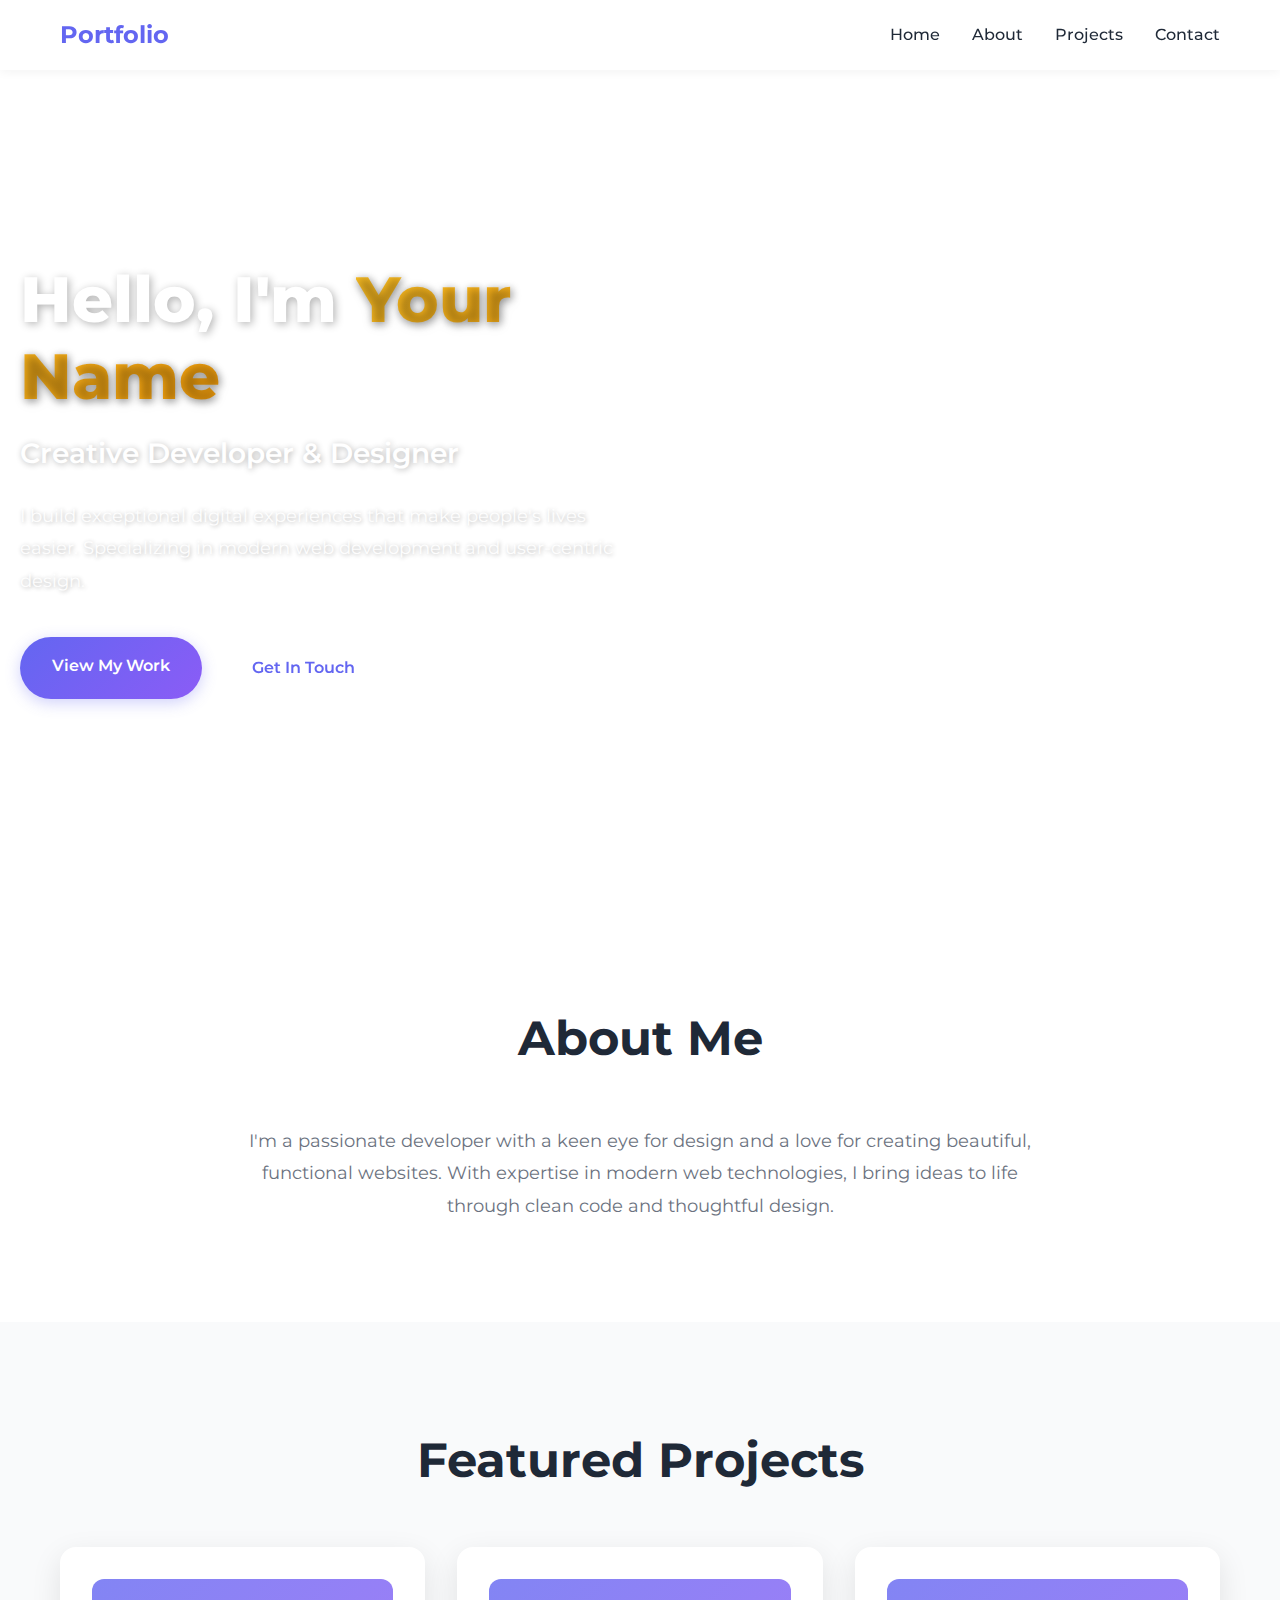
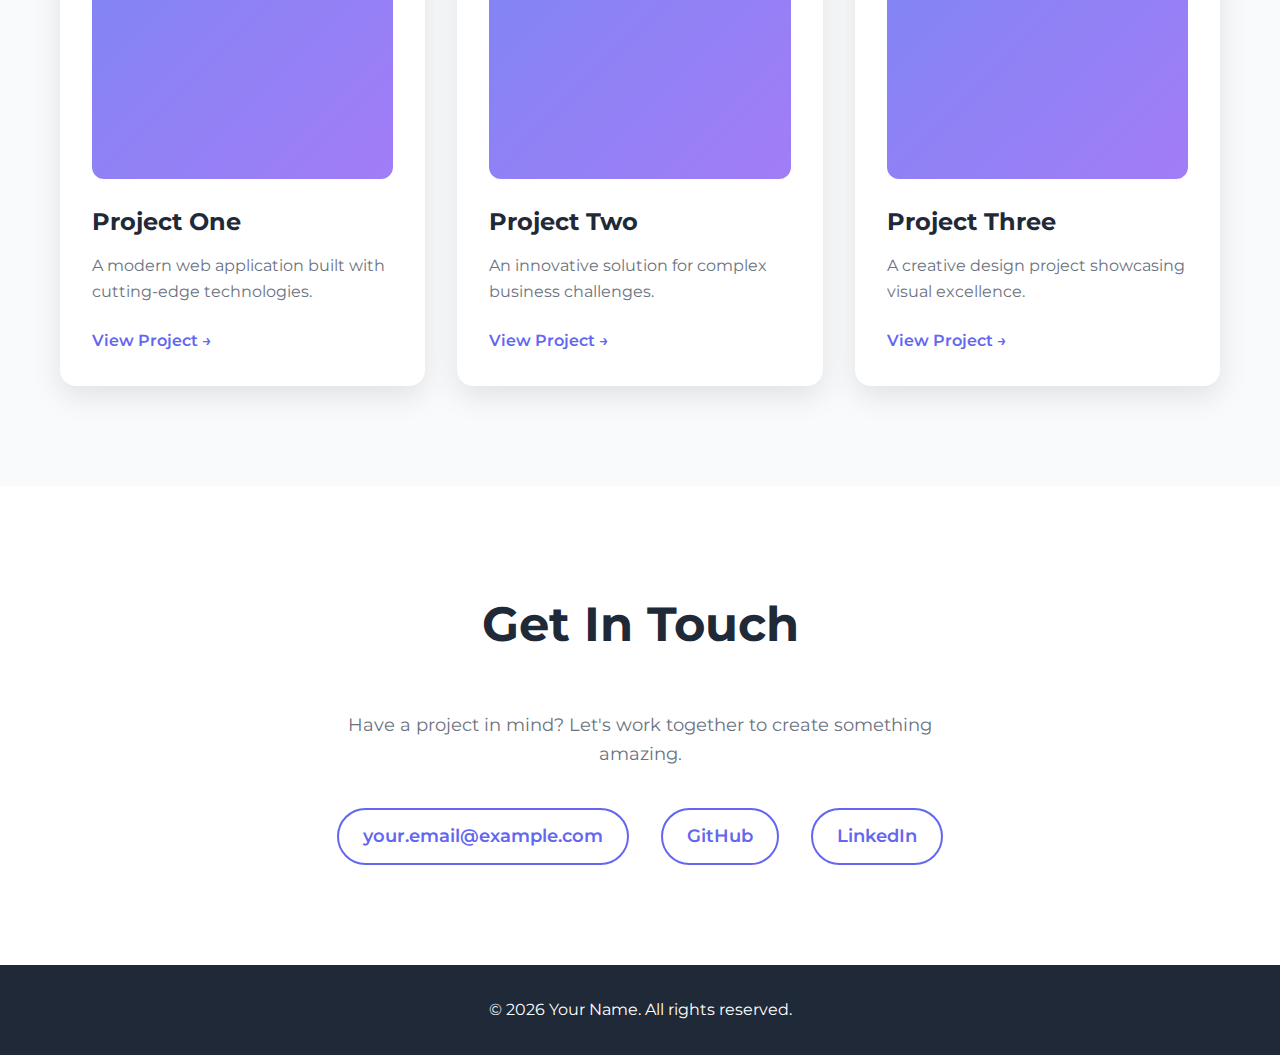
<file: index.html>
<!DOCTYPE html>
<html lang="en">
<head>
    <meta charset="UTF-8">
    <meta name="viewport" content="width=device-width, initial-scale=1.0">
    <meta name="description" content="A modern portfolio website showcasing my work and skills">
    <title>Portfolio | Your Name</title>
    <link rel="preconnect" href="https://fonts.googleapis.com">
    <link rel="preconnect" href="https://fonts.gstatic.com" crossorigin>
    <link href="https://fonts.googleapis.com/css2?family=Montserrat:wght@300;400;500;600;700;800;900&display=swap" rel="stylesheet">
    <link rel="stylesheet" href="styles.css">
</head>
<body>
    <!-- Navigation -->
    <nav class="navbar">
        <div class="container">
            <div class="nav-brand">Portfolio</div>
            <ul class="nav-menu">
                <li><a href="#home">Home</a></li>
                <li><a href="#about">About</a></li>
                <li><a href="#projects">Projects</a></li>
                <li><a href="#contact">Contact</a></li>
            </ul>
        </div>
    </nav>

    <!-- Hero Section -->
    <section id="home" class="hero">
        <div class="hero-content">
            <h1 class="hero-title">
                Hello, I'm <span class="highlight">Your Name</span>
            </h1>
            <p class="hero-subtitle">
                Creative Developer & Designer
            </p>
            <p class="hero-description">
                I build exceptional digital experiences that make people's lives easier.
                Specializing in modern web development and user-centric design.
            </p>
            <div class="hero-cta">
                <a href="#projects" class="btn btn-primary">View My Work</a>
                <a href="#contact" class="btn btn-secondary">Get In Touch</a>
            </div>
        </div>
        <div class="hero-visual">
            <div class="visual-circle"></div>
        </div>
    </section>

    <!-- About Section -->
    <section id="about" class="about">
        <div class="container">
            <h2 class="section-title">About Me</h2>
            <div class="about-content">
                <p>
                    I'm a passionate developer with a keen eye for design and a love for creating
                    beautiful, functional websites. With expertise in modern web technologies,
                    I bring ideas to life through clean code and thoughtful design.
                </p>
            </div>
        </div>
    </section>

    <!-- Projects Section -->
    <section id="projects" class="projects">
        <div class="container">
            <h2 class="section-title">Featured Projects</h2>
            <div class="projects-grid">
                <div class="project-card">
                    <div class="project-image"></div>
                    <h3>Project One</h3>
                    <p>A modern web application built with cutting-edge technologies.</p>
                    <a href="#" class="project-link">View Project →</a>
                </div>
                <div class="project-card">
                    <div class="project-image"></div>
                    <h3>Project Two</h3>
                    <p>An innovative solution for complex business challenges.</p>
                    <a href="#" class="project-link">View Project →</a>
                </div>
                <div class="project-card">
                    <div class="project-image"></div>
                    <h3>Project Three</h3>
                    <p>A creative design project showcasing visual excellence.</p>
                    <a href="#" class="project-link">View Project →</a>
                </div>
            </div>
        </div>
    </section>

    <!-- Contact Section -->
    <section id="contact" class="contact">
        <div class="container">
            <h2 class="section-title">Get In Touch</h2>
            <p class="contact-description">
                Have a project in mind? Let's work together to create something amazing.
            </p>
            <div class="contact-links">
                <a href="mailto:your.email@example.com" class="contact-link">your.email@example.com</a>
                <a href="https://github.com/yourusername" class="contact-link">GitHub</a>
                <a href="https://linkedin.com/in/yourusername" class="contact-link">LinkedIn</a>
            </div>
        </div>
    </section>

    <!-- Footer -->
    <footer class="footer">
        <div class="container">
            <p>&copy; 2026 Your Name. All rights reserved.</p>
        </div>
    </footer>
</body>
</html>
</file>
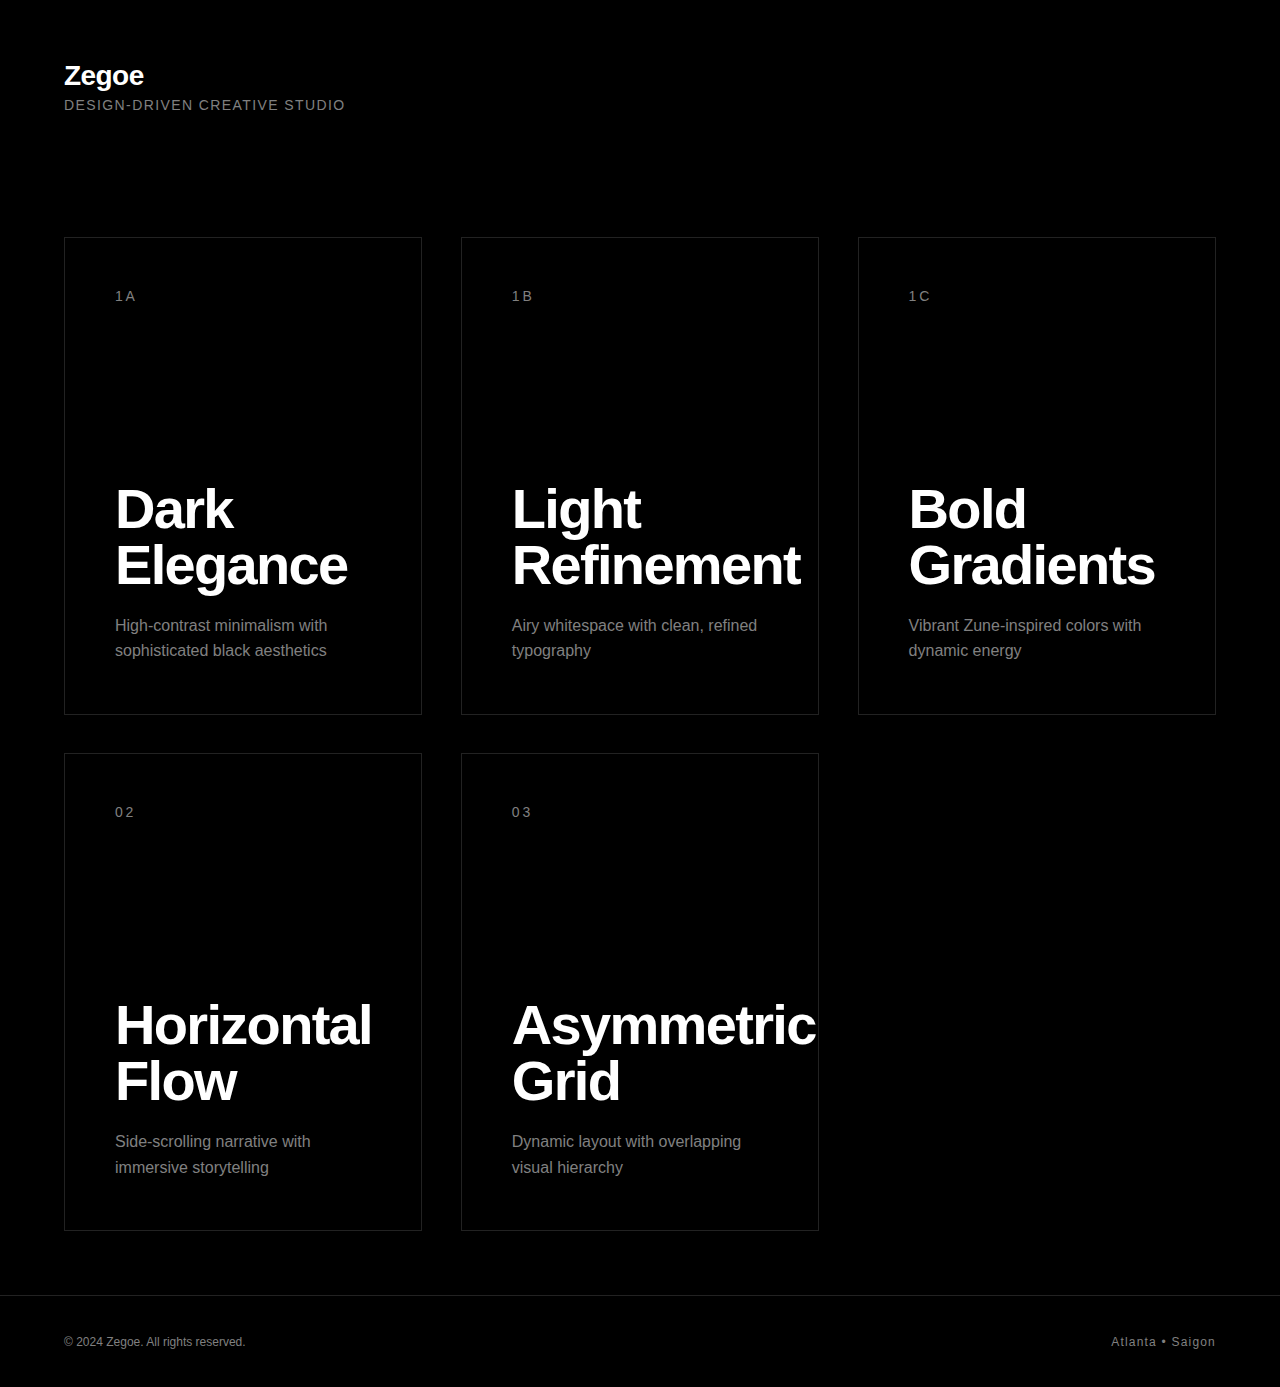
<file: public/index.html>
<!DOCTYPE html>
<html lang="en">
<head>
    <meta charset="UTF-8">
    <meta name="viewport" content="width=device-width, initial-scale=1.0">
    <meta name="description" content="Zegoe - Design-driven creative studio">
    <title>Zegoe | Creative Studio</title>
    <style>
        * {
            margin: 0;
            padding: 0;
            box-sizing: border-box;
        }

        body {
            font-family: -apple-system, BlinkMacSystemFont, 'Inter', 'Segoe UI', sans-serif;
            background: #000;
            color: #fff;
            min-height: 100vh;
            display: flex;
            flex-direction: column;
            cursor: default;
        }

        .header {
            padding: clamp(30px, 5vw, 60px) clamp(20px, 5vw, 80px);
        }

        .logo {
            font-size: clamp(20px, 3vw, 28px);
            font-weight: 700;
            letter-spacing: -0.02em;
        }

        .tagline {
            font-size: clamp(12px, 1.5vw, 14px);
            color: #808080;
            margin-top: 5px;
            letter-spacing: 0.1em;
            text-transform: uppercase;
        }

        .container {
            flex: 1;
            display: flex;
            align-items: center;
            justify-content: center;
            padding: clamp(20px, 5vw, 80px);
        }

        .options {
            display: grid;
            grid-template-columns: repeat(auto-fit, minmax(min(350px, 100%), 1fr));
            gap: clamp(20px, 3vw, 40px);
            max-width: 1400px;
            width: 100%;
        }

        .option-card {
            position: relative;
            aspect-ratio: 3 / 4;
            border: 1px solid #222;
            text-decoration: none;
            color: #fff;
            display: flex;
            flex-direction: column;
            justify-content: space-between;
            padding: clamp(30px, 4vw, 50px);
            transition: all 0.4s cubic-bezier(0.4, 0, 0.2, 1);
            overflow: hidden;
        }

        .option-card::before {
            content: '';
            position: absolute;
            top: 0;
            left: 0;
            width: 100%;
            height: 100%;
            background: var(--gradient);
            opacity: 0;
            transition: opacity 0.4s cubic-bezier(0.4, 0, 0.2, 1);
            z-index: 0;
        }

        .option-card:hover::before {
            opacity: 0.1;
        }

        .option-card:hover {
            border-color: #fff;
            transform: translateY(-10px);
        }

        .option-number {
            position: relative;
            z-index: 1;
            font-size: clamp(12px, 1.5vw, 14px);
            color: #808080;
            letter-spacing: 0.2em;
            text-transform: uppercase;
        }

        .option-content {
            position: relative;
            z-index: 1;
        }

        .option-title {
            font-size: clamp(32px, 6vw, 56px);
            font-weight: 800;
            letter-spacing: -0.03em;
            line-height: 1;
            margin-bottom: 20px;
        }

        .option-description {
            font-size: clamp(14px, 2vw, 16px);
            color: #808080;
            line-height: 1.6;
        }

        .option-card:nth-child(1) {
            --gradient: linear-gradient(135deg, #d946ef, #f97316);
        }

        .option-card:nth-child(2) {
            --gradient: linear-gradient(135deg, #3b82f6, #8b5cf6);
        }

        .option-card:nth-child(3) {
            --gradient: linear-gradient(135deg, #84cc16, #22c55e);
        }

        .option-card:nth-child(4) {
            --gradient: linear-gradient(135deg, #ec4899, #f97316);
        }

        .option-card:nth-child(5) {
            --gradient: linear-gradient(135deg, #8b5cf6, #d946ef);
        }

        .footer {
            padding: clamp(20px, 3vw, 40px) clamp(20px, 5vw, 80px);
            border-top: 1px solid #222;
            display: flex;
            justify-content: space-between;
            align-items: center;
            flex-wrap: wrap;
            gap: 20px;
        }

        .footer-text {
            font-size: 12px;
            color: #808080;
        }

        .footer-locations {
            font-size: 12px;
            color: #808080;
            letter-spacing: 0.1em;
        }

        @media (max-width: 768px) {
            .options {
                grid-template-columns: 1fr;
            }

            .footer {
                flex-direction: column;
                align-items: flex-start;
            }
        }
    </style>
</head>
<body>
    <header class="header">
        <div class="logo">Zegoe</div>
        <div class="tagline">Design-Driven Creative Studio</div>
    </header>

    <main class="container">
        <div class="options">
            <a href="option1a/index.html" class="option-card">
                <div class="option-number">1a</div>
                <div class="option-content">
                    <h2 class="option-title">Dark<br>Elegance</h2>
                    <p class="option-description">High-contrast minimalism with sophisticated black aesthetics</p>
                </div>
            </a>

            <a href="option1b/index.html" class="option-card">
                <div class="option-number">1b</div>
                <div class="option-content">
                    <h2 class="option-title">Light<br>Refinement</h2>
                    <p class="option-description">Airy whitespace with clean, refined typography</p>
                </div>
            </a>

            <a href="option1c/index.html" class="option-card">
                <div class="option-number">1c</div>
                <div class="option-content">
                    <h2 class="option-title">Bold<br>Gradients</h2>
                    <p class="option-description">Vibrant Zune-inspired colors with dynamic energy</p>
                </div>
            </a>

            <a href="option2/index.html" class="option-card">
                <div class="option-number">02</div>
                <div class="option-content">
                    <h2 class="option-title">Horizontal<br>Flow</h2>
                    <p class="option-description">Side-scrolling narrative with immersive storytelling</p>
                </div>
            </a>

            <a href="option3/index.html" class="option-card">
                <div class="option-number">03</div>
                <div class="option-content">
                    <h2 class="option-title">Asymmetric<br>Grid</h2>
                    <p class="option-description">Dynamic layout with overlapping visual hierarchy</p>
                </div>
            </a>
        </div>
    </main>

    <footer class="footer">
        <div class="footer-text">&copy; 2024 Zegoe. All rights reserved.</div>
        <div class="footer-locations">Atlanta • Saigon</div>
    </footer>
</body>
</html>
</file>
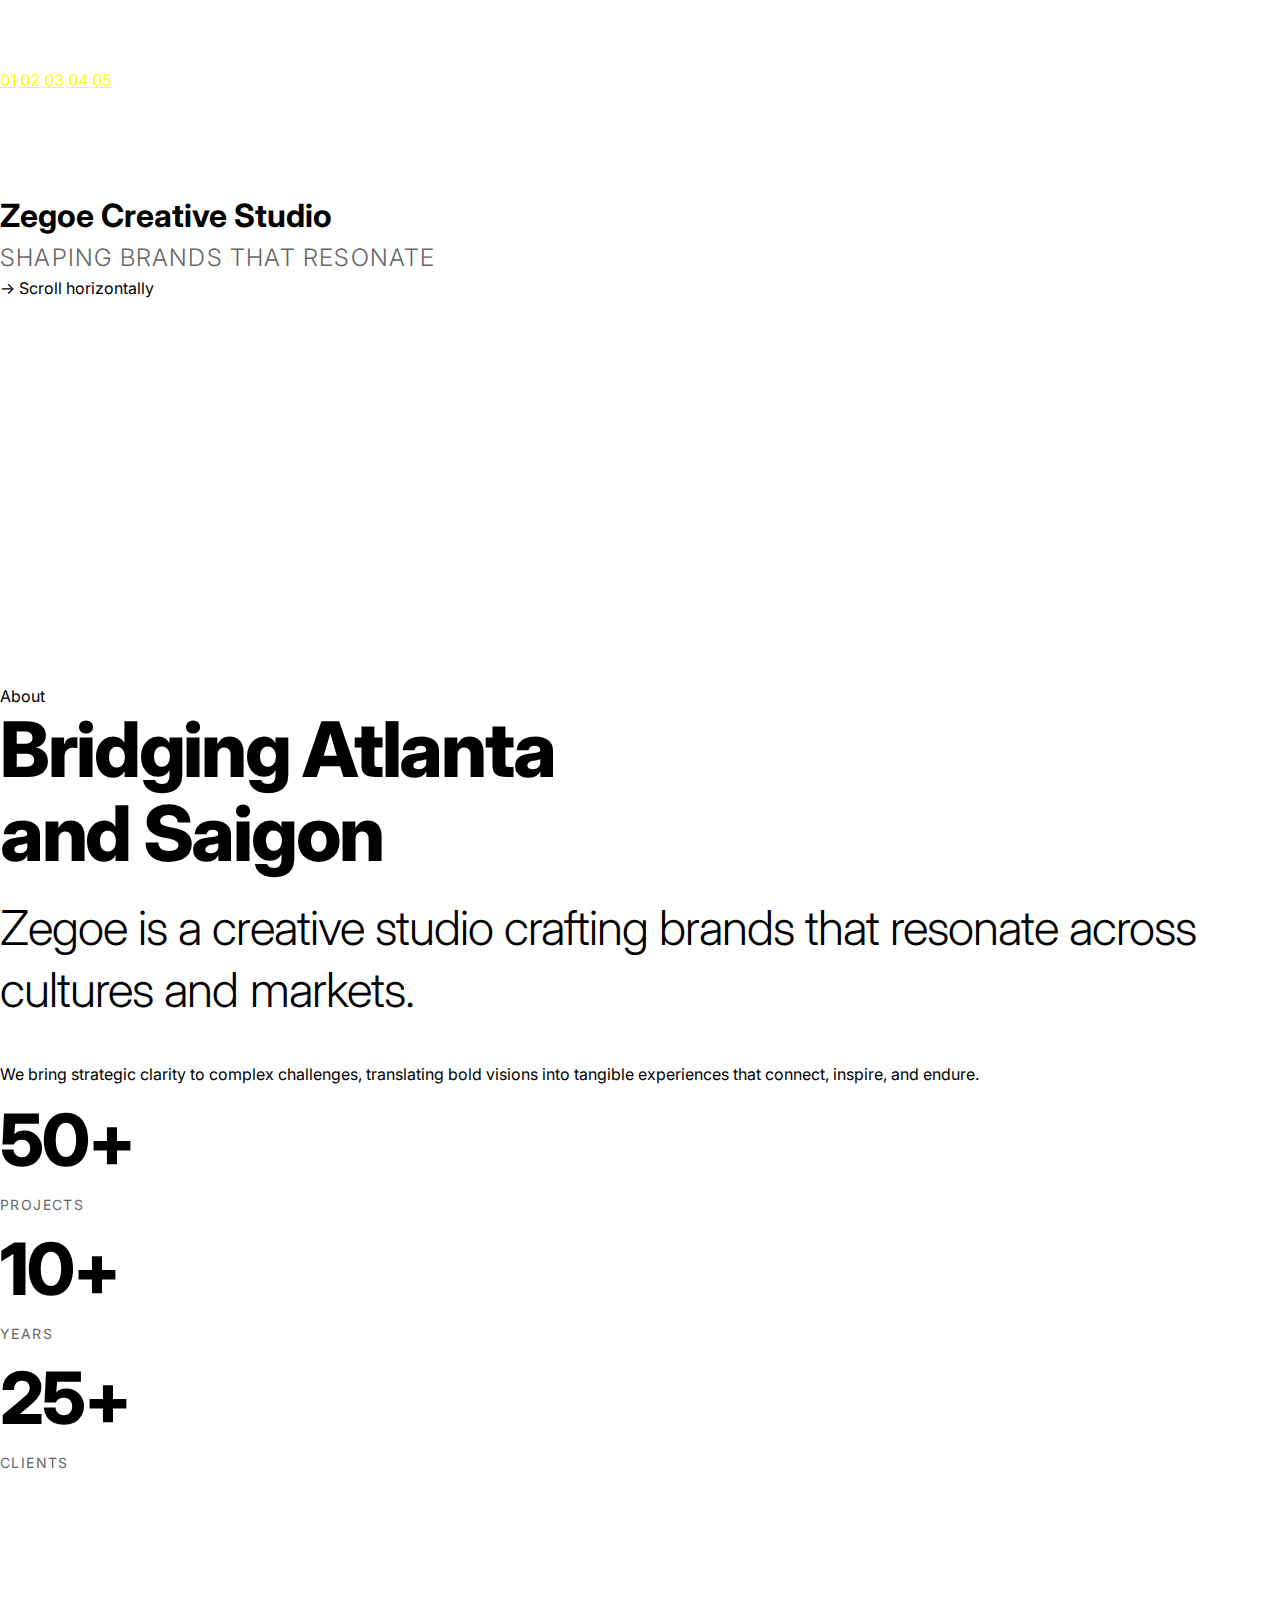
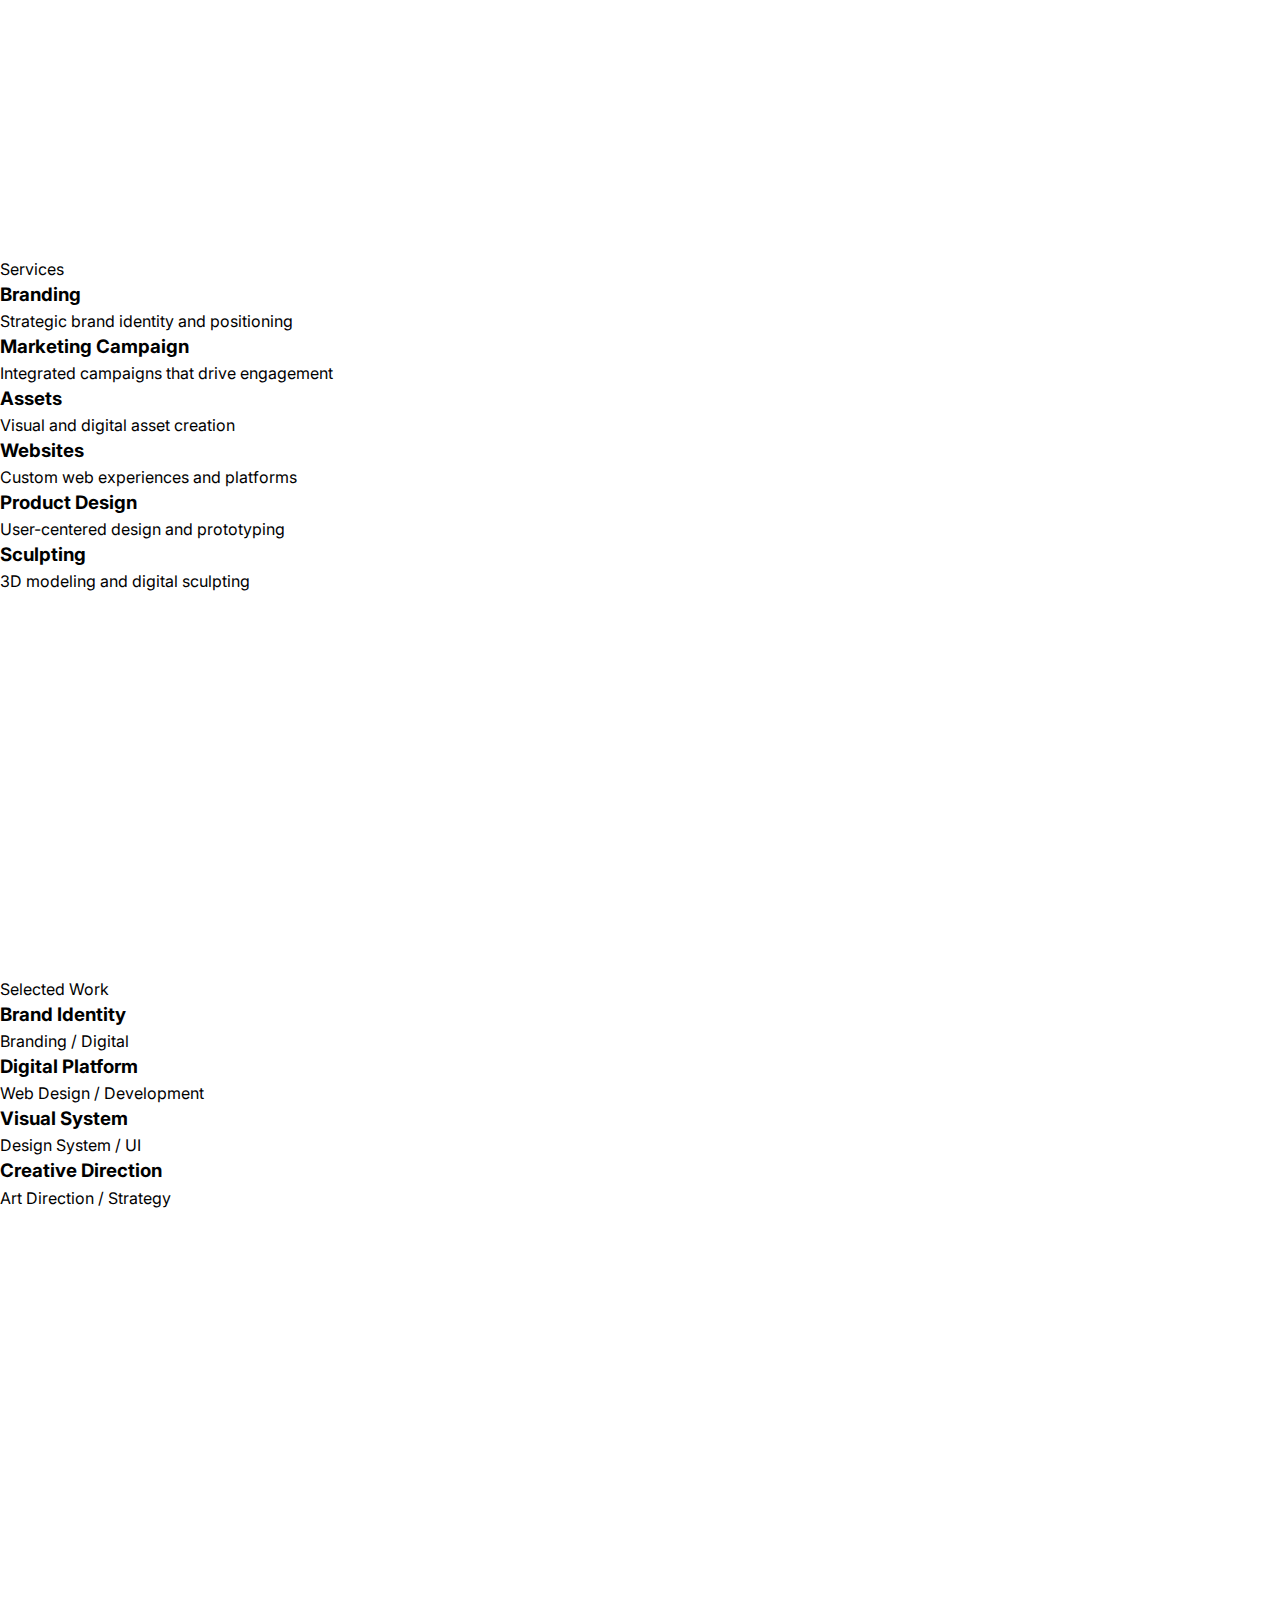
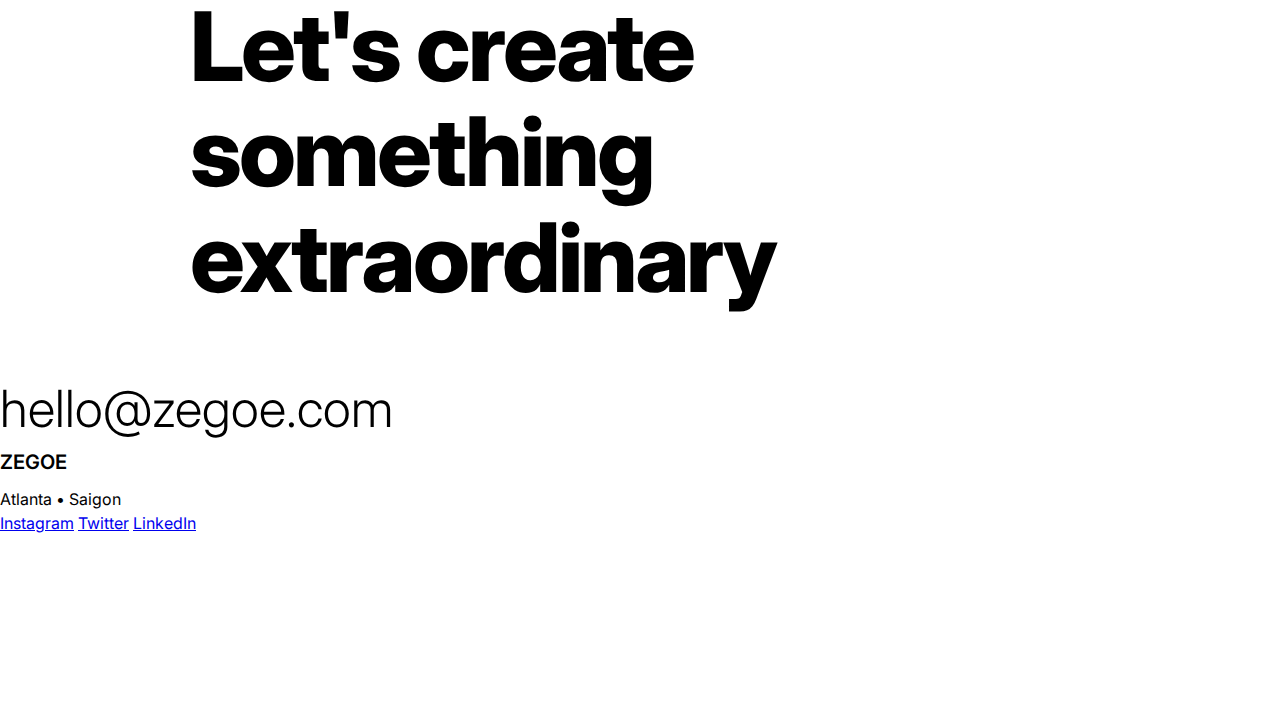
<file: public/option2/index.html>
<!DOCTYPE html>
<html lang="en">
<head>
    <meta charset="UTF-8">
    <meta name="viewport" content="width=device-width, initial-scale=1.0">
    <meta name="description" content="Zegoe - Design-driven creative studio">
    <title>Zegoe | Horizontal Flow</title>
    <link rel="preconnect" href="https://fonts.googleapis.com">
    <link rel="preconnect" href="https://fonts.gstatic.com" crossorigin>
    <link href="https://fonts.googleapis.com/css2?family=Inter:wght@300;400;500;600;700;800&display=swap" rel="stylesheet">
    <link rel="stylesheet" href="styles.css">
    <script src="script.js" defer></script>
</head>
<body>
    <!-- Custom Cursor -->
    <div class="cursor" data-cursor></div>
    <div class="cursor-follower" data-cursor-follower></div>

    <!-- Fixed Navigation -->
    <header class="header">
        <div class="logo">
            <a href="/" data-cursor-text="Home">Zegoe</a>
        </div>
        <nav class="nav">
            <a href="#hero" data-cursor-text="Start">01</a>
            <a href="#about" data-cursor-text="Learn">02</a>
            <a href="#services" data-cursor-text="Explore">03</a>
            <a href="#work" data-cursor-text="View">04</a>
            <a href="#contact" data-cursor-text="Connect">05</a>
        </nav>
    </header>

    <!-- Horizontal Scroll Container -->
    <div class="horizontal-container" data-scroll-container>

        <!-- Panel 1: Hero -->
        <section class="panel hero-panel" id="hero">
            <div class="panel-content">
                <div class="hero-text">
                    <h1 class="mega-title">
                        <span class="line">Zegoe</span>
                        <span class="line">Creative</span>
                        <span class="line">Studio</span>
                    </h1>
                    <p class="hero-subtitle">Shaping brands that resonate</p>
                </div>
                <div class="scroll-hint">
                    <span>→ Scroll horizontally</span>
                </div>
            </div>
        </section>

        <!-- Panel 2: About -->
        <section class="panel about-panel" id="about">
            <div class="panel-content">
                <div class="section-label">About</div>
                <div class="split-content">
                    <div class="split-left">
                        <h2 class="section-title">Bridging Atlanta<br>and Saigon</h2>
                    </div>
                    <div class="split-right">
                        <p class="large-text">Zegoe is a creative studio crafting brands that resonate across cultures and markets.</p>
                        <p class="body-text">We bring strategic clarity to complex challenges, translating bold visions into tangible experiences that connect, inspire, and endure.</p>

                        <div class="stats-row">
                            <div class="stat-item">
                                <div class="stat-number">50+</div>
                                <div class="stat-label">Projects</div>
                            </div>
                            <div class="stat-item">
                                <div class="stat-number">10+</div>
                                <div class="stat-label">Years</div>
                            </div>
                            <div class="stat-item">
                                <div class="stat-number">25+</div>
                                <div class="stat-label">Clients</div>
                            </div>
                        </div>
                    </div>
                </div>
            </div>
        </section>

        <!-- Panel 3: Services -->
        <section class="panel services-panel" id="services">
            <div class="panel-content">
                <div class="section-label">Services</div>
                <div class="services-grid">
                    <div class="service-card" data-cursor-text="01">
                        <h3>Branding</h3>
                        <p>Strategic brand identity and positioning</p>
                    </div>
                    <div class="service-card" data-cursor-text="02">
                        <h3>Marketing Campaign</h3>
                        <p>Integrated campaigns that drive engagement</p>
                    </div>
                    <div class="service-card" data-cursor-text="03">
                        <h3>Assets</h3>
                        <p>Visual and digital asset creation</p>
                    </div>
                    <div class="service-card" data-cursor-text="04">
                        <h3>Websites</h3>
                        <p>Custom web experiences and platforms</p>
                    </div>
                    <div class="service-card" data-cursor-text="05">
                        <h3>Product Design</h3>
                        <p>User-centered design and prototyping</p>
                    </div>
                    <div class="service-card" data-cursor-text="06">
                        <h3>Sculpting</h3>
                        <p>3D modeling and digital sculpting</p>
                    </div>
                </div>
            </div>
        </section>

        <!-- Panel 4: Work -->
        <section class="panel work-panel" id="work">
            <div class="panel-content">
                <div class="section-label">Selected Work</div>
                <div class="work-grid">
                    <article class="work-item" data-cursor-text="View">
                        <div class="work-image" style="background: linear-gradient(135deg, #d946ef, #f97316);"></div>
                        <h3>Brand Identity</h3>
                        <p>Branding / Digital</p>
                    </article>
                    <article class="work-item" data-cursor-text="View">
                        <div class="work-image" style="background: linear-gradient(135deg, #3b82f6, #8b5cf6);"></div>
                        <h3>Digital Platform</h3>
                        <p>Web Design / Development</p>
                    </article>
                    <article class="work-item" data-cursor-text="View">
                        <div class="work-image" style="background: linear-gradient(135deg, #84cc16, #22c55e);"></div>
                        <h3>Visual System</h3>
                        <p>Design System / UI</p>
                    </article>
                    <article class="work-item" data-cursor-text="View">
                        <div class="work-image" style="background: linear-gradient(135deg, #ec4899, #f97316);"></div>
                        <h3>Creative Direction</h3>
                        <p>Art Direction / Strategy</p>
                    </article>
                </div>
            </div>
        </section>

        <!-- Panel 5: Contact -->
        <section class="panel contact-panel" id="contact">
            <div class="panel-content">
                <div class="contact-content">
                    <h2 class="contact-title">Let's create<br>something<br>extraordinary</h2>
                    <a href="mailto:hello@zegoe.com" class="contact-email" data-cursor-text="Email">hello@zegoe.com</a>

                    <div class="contact-footer">
                        <div class="footer-info">
                            <p class="footer-brand">Zegoe</p>
                            <p class="footer-location">Atlanta • Saigon</p>
                        </div>
                        <div class="footer-social">
                            <a href="#" data-cursor-text="Follow">Instagram</a>
                            <a href="#" data-cursor-text="Follow">Twitter</a>
                            <a href="#" data-cursor-text="Connect">LinkedIn</a>
                        </div>
                    </div>
                </div>
            </div>
        </section>

    </div>
</body>
</html>
</file>
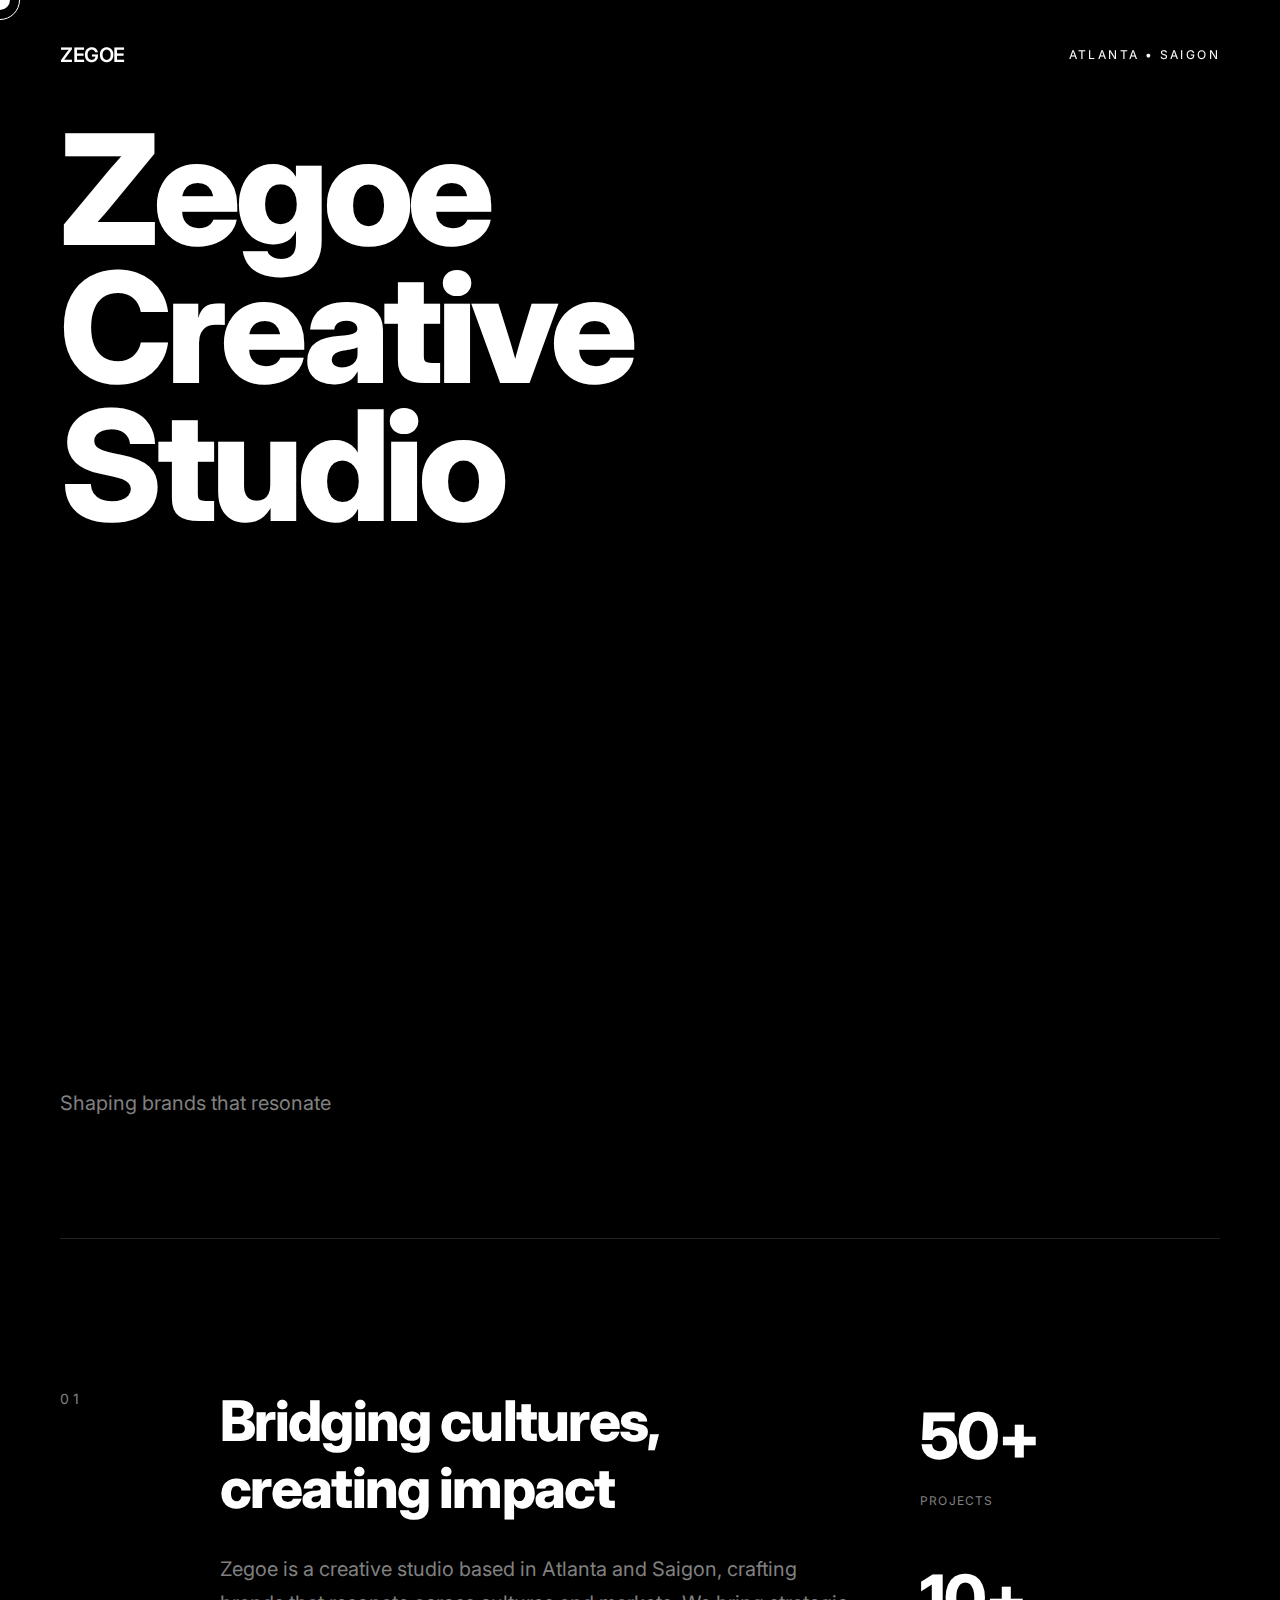
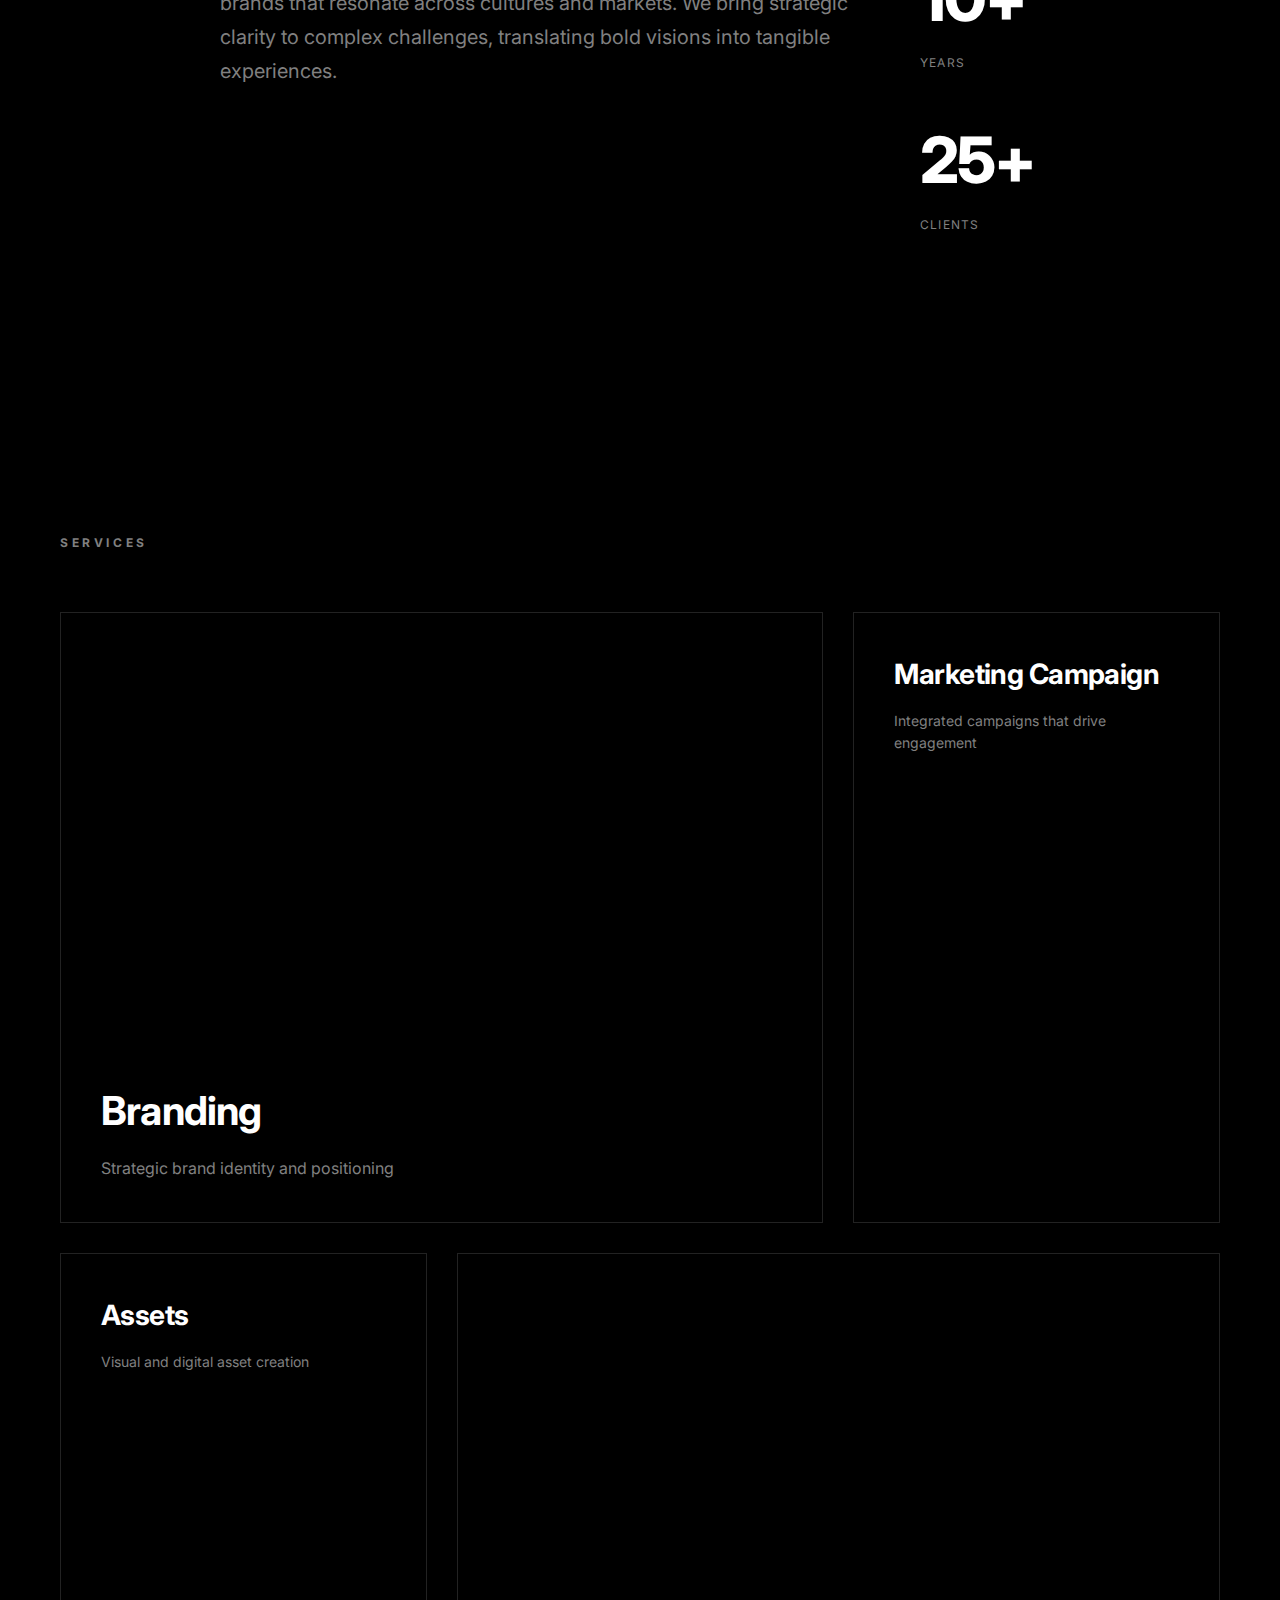
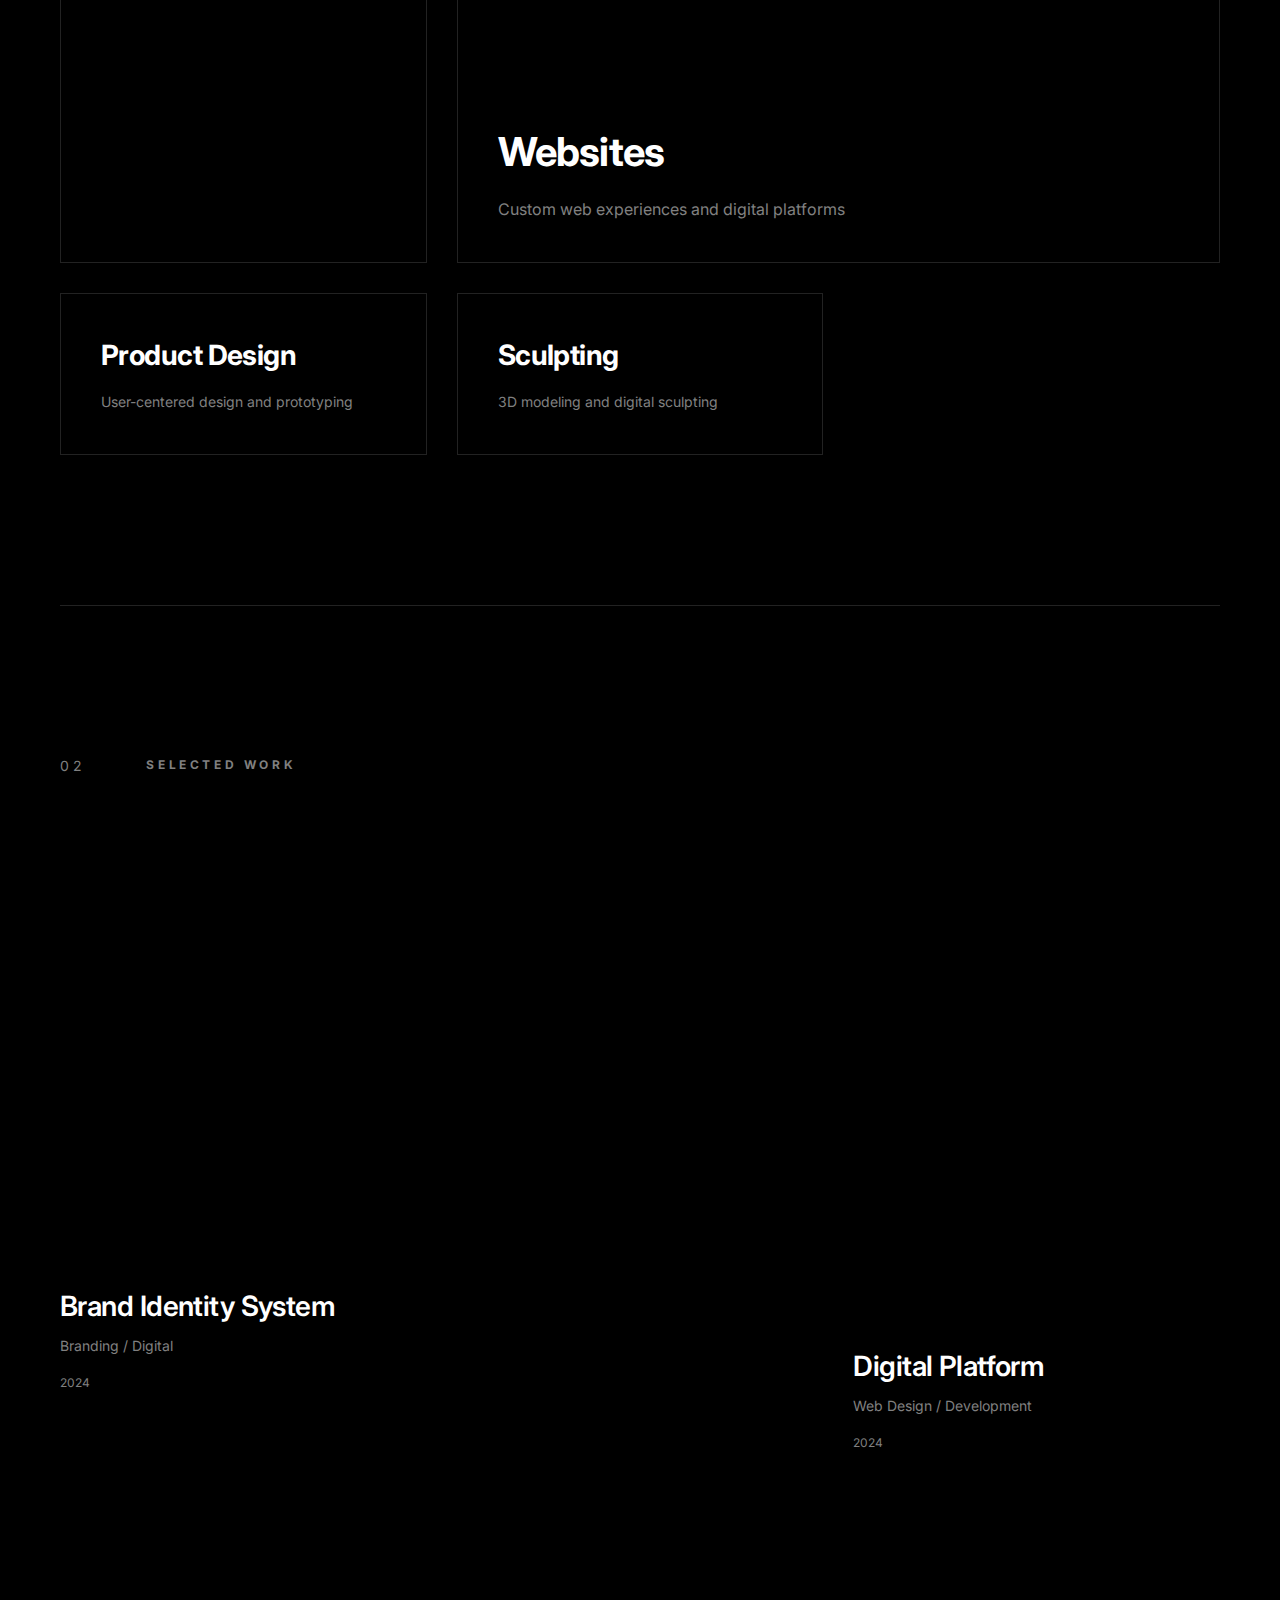
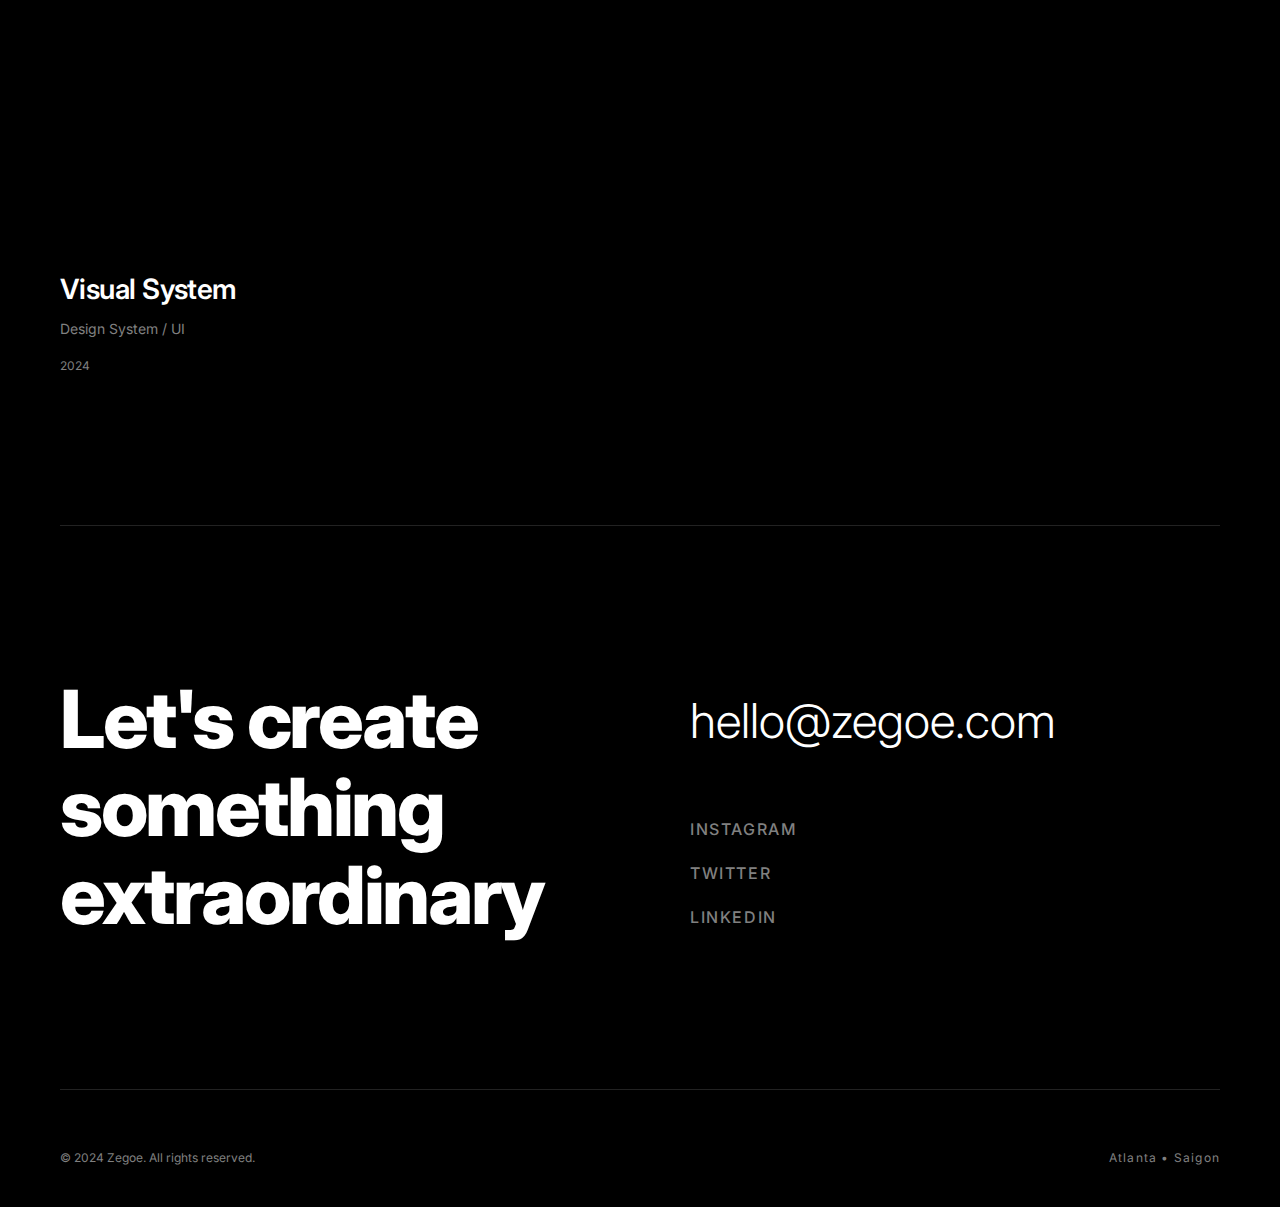
<file: public/option3/index.html>
<!DOCTYPE html>
<html lang="en">
<head>
    <meta charset="UTF-8">
    <meta name="viewport" content="width=device-width, initial-scale=1.0">
    <meta name="description" content="Zegoe - Design-driven creative studio">
    <title>Zegoe | Asymmetric Grid</title>
    <link rel="preconnect" href="https://fonts.googleapis.com">
    <link rel="preconnect" href="https://fonts.gstatic.com" crossorigin>
    <link href="https://fonts.googleapis.com/css2?family=Inter:wght@300;400;500;600;700;800&display=swap" rel="stylesheet">
    <link rel="stylesheet" href="styles.css">
    <script src="script.js" defer></script>
</head>
<body>
    <!-- Custom Cursor -->
    <div class="cursor" data-cursor></div>
    <div class="cursor-follower" data-cursor-follower></div>

    <!-- Fixed Header -->
    <header class="header">
        <div class="logo">
            <a href="/" data-cursor-text="Home">Zegoe</a>
        </div>
        <div class="location">Atlanta • Saigon</div>
    </header>

    <!-- Main Content -->
    <main class="main">

        <!-- Hero Section -->
        <section class="hero">
            <div class="hero-grid">
                <div class="hero-text">
                    <h1 class="hero-title">
                        <span>Zegoe</span>
                        <span>Creative</span>
                        <span>Studio</span>
                    </h1>
                </div>
                <div class="hero-image" style="background: url('https://picsum.photos/seed/hero1/800/1000') center/cover;"></div>
                <div class="hero-label">
                    <p>Shaping brands that resonate</p>
                </div>
            </div>
        </section>

        <!-- About Section -->
        <section class="about">
            <div class="about-grid">
                <div class="about-number">01</div>
                <div class="about-content">
                    <h2 class="about-title">Bridging cultures, creating impact</h2>
                    <p class="about-text">Zegoe is a creative studio based in Atlanta and Saigon, crafting brands that resonate across cultures and markets. We bring strategic clarity to complex challenges, translating bold visions into tangible experiences.</p>
                </div>
                <div class="about-stats">
                    <div class="stat">
                        <div class="stat-num">50+</div>
                        <div class="stat-label">Projects</div>
                    </div>
                    <div class="stat">
                        <div class="stat-num">10+</div>
                        <div class="stat-label">Years</div>
                    </div>
                    <div class="stat">
                        <div class="stat-num">25+</div>
                        <div class="stat-label">Clients</div>
                    </div>
                </div>
            </div>
        </section>

        <!-- Services Section -->
        <section class="services">
            <div class="services-header">
                <h2 class="section-label">Services</h2>
            </div>
            <div class="services-layout">
                <div class="service-large" data-cursor-text="01">
                    <div class="service-visual" style="background: url('https://picsum.photos/seed/service1/1200/600') center/cover;"></div>
                    <div class="service-info">
                        <h3>Branding</h3>
                        <p>Strategic brand identity and positioning</p>
                    </div>
                </div>
                <div class="service-small" data-cursor-text="02">
                    <h3>Marketing Campaign</h3>
                    <p>Integrated campaigns that drive engagement</p>
                </div>
                <div class="service-small" data-cursor-text="03">
                    <h3>Assets</h3>
                    <p>Visual and digital asset creation</p>
                </div>
                <div class="service-large" data-cursor-text="04">
                    <div class="service-visual" style="background: url('https://picsum.photos/seed/service2/1200/600') center/cover;"></div>
                    <div class="service-info">
                        <h3>Websites</h3>
                        <p>Custom web experiences and digital platforms</p>
                    </div>
                </div>
                <div class="service-small" data-cursor-text="05">
                    <h3>Product Design</h3>
                    <p>User-centered design and prototyping</p>
                </div>
                <div class="service-small" data-cursor-text="06">
                    <h3>Sculpting</h3>
                    <p>3D modeling and digital sculpting</p>
                </div>
            </div>
        </section>

        <!-- Work Section -->
        <section class="work">
            <div class="work-header">
                <div class="work-number">02</div>
                <h2 class="section-label">Selected Work</h2>
            </div>
            <div class="work-layout">
                <article class="work-item work-wide" data-cursor-text="View">
                    <div class="work-visual" style="background: url('https://picsum.photos/seed/work1/1200/600') center/cover;"></div>
                    <div class="work-meta">
                        <h3>Brand Identity System</h3>
                        <p>Branding / Digital</p>
                        <span class="work-year">2024</span>
                    </div>
                </article>
                <article class="work-item work-tall" data-cursor-text="View">
                    <div class="work-visual" style="background: url('https://picsum.photos/seed/work2/600/800') center/cover;"></div>
                    <div class="work-meta">
                        <h3>Digital Platform</h3>
                        <p>Web Design / Development</p>
                        <span class="work-year">2024</span>
                    </div>
                </article>
                <article class="work-item work-square" data-cursor-text="View">
                    <div class="work-visual" style="background: url('https://picsum.photos/seed/work3/800/800') center/cover;"></div>
                    <div class="work-meta">
                        <h3>Visual System</h3>
                        <p>Design System / UI</p>
                        <span class="work-year">2024</span>
                    </div>
                </article>
            </div>
        </section>

        <!-- Contact Section -->
        <section class="contact">
            <div class="contact-grid">
                <div class="contact-left">
                    <h2 class="contact-title">Let's create something extraordinary</h2>
                </div>
                <div class="contact-right">
                    <a href="mailto:hello@zegoe.com" class="contact-email" data-cursor-text="Email">hello@zegoe.com</a>
                    <div class="contact-social">
                        <a href="#" data-cursor-text="Follow">Instagram</a>
                        <a href="#" data-cursor-text="Follow">Twitter</a>
                        <a href="#" data-cursor-text="Connect">LinkedIn</a>
                    </div>
                </div>
            </div>
        </section>

        <!-- Footer -->
        <footer class="footer">
            <div class="footer-content">
                <div class="footer-left">
                    <p>&copy; 2024 Zegoe. All rights reserved.</p>
                </div>
                <div class="footer-right">
                    <p>Atlanta • Saigon</p>
                </div>
            </div>
        </footer>

    </main>
</body>
</html>
</file>
<file: public/option2/styles.css>
/* ========================================
   Light Sophisticated Design System
   White/Black High-Contrast Minimalism
   ======================================== */

* {
    margin: 0;
    padding: 0;
    box-sizing: border-box;
}

:root {
    /* Inverted Monochrome Base */
    --black: #ffffff;
    --white: #000000;
    --gray-light: #666666;
    --gray-border: #e0e0e0;

    /* Zune Accent Gradients */
    --gradient-magenta-orange: linear-gradient(135deg, #d946ef, #f97316);
    --gradient-blue-purple: linear-gradient(135deg, #3b82f6, #8b5cf6);
    --gradient-lime-green: linear-gradient(135deg, #84cc16, #22c55e);
    --gradient-pink-orange: linear-gradient(135deg, #ec4899, #f97316);

    /* Easing */
    --ease-smooth: cubic-bezier(0.4, 0, 0.2, 1);
    --ease-bounce: cubic-bezier(0.68, -0.55, 0.265, 1.55);
}

html {
    font-size: 16px;
    -webkit-font-smoothing: antialiased;
    -moz-osx-font-smoothing: grayscale;
}

html.lenis {
    height: auto;
}

.lenis.lenis-smooth {
    scroll-behavior: auto;
}

.lenis.lenis-smooth [data-lenis-prevent] {
    overscroll-behavior: contain;
}

.lenis.lenis-stopped {
    overflow: hidden;
}

.lenis.lenis-scrolling iframe {
    pointer-events: none;
}

body {
    font-family: 'Inter', -apple-system, BlinkMacSystemFont, sans-serif;
    background: var(--black);
    color: var(--white);
    line-height: 1.5;
    overflow-x: hidden;
    cursor: none;
}

@media (max-width: 768px) {
    body {
        cursor: auto;
    }
}

.container {
    max-width: 1400px;
    margin: 0 auto;
    padding: 0 clamp(20px, 5vw, 80px);
}

/* ========================================
   Custom Cursor
   ======================================== */

.cursor,
.cursor-follower {
    position: fixed;
    width: 20px;
    height: 20px;
    border-radius: 50%;
    pointer-events: none;
    z-index: 10000;
    mix-blend-mode: difference;
    transition: transform 0.15s var(--ease-smooth);
}

.cursor {
    background: var(--white);
    transform: translate(-50%, -50%);
}

.cursor-follower {
    width: 40px;
    height: 40px;
    border: 1px solid var(--white);
    background: transparent;
    transform: translate(-50%, -50%);
    transition: transform 0.3s var(--ease-smooth), width 0.3s, height 0.3s;
}

.cursor-follower.expand {
    width: 80px;
    height: 80px;
}

@media (max-width: 768px) {
    .cursor,
    .cursor-follower {
        display: none;
    }
}

/* ========================================
   Header / Navigation
   ======================================== */

.header {
    position: fixed;
    top: 0;
    left: 0;
    width: 100%;
    z-index: 1000;
    padding: clamp(20px, 3vw, 40px) 0;
    mix-blend-mode: difference;
}

.header-container {
    max-width: 1400px;
    margin: 0 auto;
    padding: 0 clamp(20px, 5vw, 80px);
    display: flex;
    justify-content: space-between;
    align-items: center;
}

.logo a {
    font-size: clamp(16px, 2vw, 20px);
    font-weight: 600;
    letter-spacing: -0.02em;
    color: var(--white);
    text-decoration: none;
    text-transform: uppercase;
}

.burger-menu {
    background: none;
    border: none;
    cursor: none;
    padding: 10px;
    display: flex;
    flex-direction: column;
    gap: 6px;
    z-index: 1001;
}

@media (max-width: 768px) {
    .burger-menu {
        cursor: pointer;
    }
}

.burger-line {
    width: 30px;
    height: 2px;
    background: var(--white);
    transition: transform 0.3s var(--ease-smooth), opacity 0.3s;
}

.burger-menu.active .burger-line:nth-child(1) {
    transform: translateY(8px) rotate(45deg);
}

.burger-menu.active .burger-line:nth-child(2) {
    opacity: 0;
}

.burger-menu.active .burger-line:nth-child(3) {
    transform: translateY(-8px) rotate(-45deg);
}

/* ========================================
   Full-Screen Navigation Overlay
   ======================================== */

.nav-overlay {
    position: fixed;
    top: 0;
    left: 0;
    width: 100%;
    height: 100vh;
    background: var(--black);
    z-index: 999;
    display: flex;
    align-items: center;
    justify-content: center;
    opacity: 0;
    pointer-events: none;
    transition: opacity 0.5s var(--ease-smooth);
}

.nav-overlay.active {
    opacity: 1;
    pointer-events: all;
}

.nav-content {
    text-align: center;
}

.nav-links {
    list-style: none;
    margin-bottom: 60px;
}

.nav-links li {
    overflow: hidden;
    margin-bottom: 10px;
}

.nav-links a {
    font-size: clamp(40px, 8vw, 100px);
    font-weight: 800;
    color: var(--white);
    text-decoration: none;
    letter-spacing: -0.03em;
    display: inline-block;
    transform: translateY(100%);
    transition: transform 0.6s var(--ease-smooth);
    line-height: 1.1;
}

.nav-overlay.active .nav-links a {
    transform: translateY(0);
}

.nav-links li:nth-child(1) a {
    transition-delay: 0.1s;
}

.nav-links li:nth-child(2) a {
    transition-delay: 0.15s;
}

.nav-links li:nth-child(3) a {
    transition-delay: 0.2s;
}

.nav-links li:nth-child(4) a {
    transition-delay: 0.25s;
}

.nav-social {
    display: flex;
    gap: 30px;
    justify-content: center;
    opacity: 0;
    transform: translateY(20px);
    transition: opacity 0.5s 0.3s, transform 0.5s 0.3s;
}

.nav-overlay.active .nav-social {
    opacity: 1;
    transform: translateY(0);
}

.nav-social a {
    color: var(--gray-light);
    text-decoration: none;
    font-size: 14px;
    text-transform: uppercase;
    letter-spacing: 0.1em;
    font-weight: 500;
}

/* ========================================
   Hero Section
   ======================================== */

.hero {
    height: 100vh;
    display: flex;
    align-items: center;
    justify-content: center;
    position: relative;
    overflow: hidden;
}

.hero-canvas {
    position: absolute;
    top: 0;
    left: 0;
    width: 100%;
    height: 100%;
    opacity: 0.03;
    pointer-events: none;
}

.hero-content {
    text-align: center;
    z-index: 2;
}

.hero-title {
    font-size: clamp(50px, 10vw, 140px);
    font-weight: 800;
    letter-spacing: -0.04em;
    line-height: 0.9;
    margin-bottom: 30px;
}

.hero-line {
    display: block;
    overflow: hidden;
}

.hero-subtitle {
    font-size: clamp(16px, 2vw, 24px);
    font-weight: 300;
    letter-spacing: 0.05em;
    color: var(--gray-light);
    text-transform: uppercase;
}

.scroll-indicator {
    position: absolute;
    bottom: 60px;
    left: 50%;
    transform: translateX(-50%);
    text-align: center;
    font-size: 12px;
    letter-spacing: 0.2em;
    text-transform: uppercase;
    color: var(--gray-light);
}

.scroll-line {
    width: 1px;
    height: 60px;
    background: var(--gray-light);
    margin: 20px auto 0;
    animation: scroll-bounce 2s infinite;
}

@keyframes scroll-bounce {
    0%, 100% {
        transform: translateY(0);
        opacity: 1;
    }
    50% {
        transform: translateY(20px);
        opacity: 0.3;
    }
}

/* ========================================
   Sections
   ======================================== */

section {
    padding: clamp(80px, 15vw, 200px) 0;
}

.section-header {
    margin-bottom: clamp(60px, 10vw, 120px);
}

.section-title {
    font-size: clamp(32px, 6vw, 80px);
    font-weight: 800;
    letter-spacing: -0.03em;
    line-height: 1.1;
    margin-bottom: 20px;
}

.section-subtitle {
    font-size: clamp(16px, 2vw, 24px);
    color: var(--gray-light);
    font-weight: 300;
}

/* ========================================
   Projects Grid
   ======================================== */

.projects-grid {
    display: grid;
    grid-template-columns: repeat(auto-fit, minmax(min(400px, 100%), 1fr));
    gap: clamp(30px, 5vw, 60px);
}

.project-card {
    cursor: none;
    text-decoration: none;
    color: var(--white);
    display: block;
}

@media (max-width: 768px) {
    .project-card {
        cursor: pointer;
    }
}

.project-image {
    width: 100%;
    aspect-ratio: 4 / 3;
    overflow: hidden;
    margin-bottom: 20px;
    background: #f5f5f5;
    border: 1px solid var(--gray-border);
}

.project-image-inner {
    width: 100%;
    height: 100%;
    transition: transform 0.6s var(--ease-smooth);
}

.project-card:hover .project-image-inner {
    transform: scale(1.05);
}

.project-info {
    display: flex;
    justify-content: space-between;
    align-items: flex-start;
    gap: 20px;
}

.project-title {
    font-size: clamp(20px, 3vw, 32px);
    font-weight: 600;
    letter-spacing: -0.02em;
    margin-bottom: 5px;
}

.project-category {
    font-size: 14px;
    color: var(--gray-light);
    font-weight: 400;
}

.project-year {
    font-size: 14px;
    color: var(--gray-light);
    flex-shrink: 0;
}

/* ========================================
   About Section
   ======================================== */

.about {
    background: var(--black);
    border-top: 1px solid var(--gray-border);
}

.about-grid {
    display: grid;
    grid-template-columns: 1fr 1fr;
    gap: clamp(40px, 10vw, 120px);
    align-items: start;
}

@media (max-width: 968px) {
    .about-grid {
        grid-template-columns: 1fr;
    }
}

.large-text {
    font-size: clamp(24px, 4vw, 48px);
    font-weight: 300;
    line-height: 1.3;
    letter-spacing: -0.02em;
    margin-bottom: 40px;
}

.about-text p {
    font-size: clamp(16px, 2vw, 20px);
    color: var(--gray-light);
    line-height: 1.7;
}

.about-stats {
    display: flex;
    flex-direction: column;
    gap: 40px;
}

.stat {
    display: flex;
    flex-direction: column;
    gap: 10px;
}

.stat-number {
    font-size: clamp(40px, 6vw, 72px);
    font-weight: 800;
    letter-spacing: -0.03em;
}

.stat-label {
    font-size: 14px;
    color: var(--gray-light);
    text-transform: uppercase;
    letter-spacing: 0.1em;
}

/* ========================================
   Services Section
   ======================================== */

.services {
    border-top: 1px solid var(--gray-border);
}

.services-list {
    display: flex;
    flex-direction: column;
    gap: 0;
}

.service-item {
    border-bottom: 1px solid var(--gray-border);
    padding: clamp(30px, 5vw, 60px) 0;
    display: grid;
    grid-template-columns: 60px 1fr auto;
    gap: clamp(20px, 4vw, 60px);
    align-items: center;
    cursor: none;
    transition: padding 0.4s var(--ease-smooth);
}

@media (max-width: 768px) {
    .service-item {
        cursor: pointer;
        grid-template-columns: 40px 1fr;
        gap: 20px;
    }
}

.service-item:hover {
    padding-left: 20px;
}

.service-number {
    font-size: 14px;
    color: var(--gray-light);
}

.service-title {
    font-size: clamp(24px, 4vw, 48px);
    font-weight: 700;
    letter-spacing: -0.02em;
}

.service-description {
    font-size: 16px;
    color: var(--gray-light);
    text-align: right;
}

@media (max-width: 768px) {
    .service-description {
        grid-column: 2;
        text-align: left;
        margin-top: 10px;
    }
}

/* ========================================
   Contact Section
   ======================================== */

.contact {
    text-align: center;
    padding: clamp(100px, 20vw, 300px) 0;
}

.contact-title {
    font-size: clamp(32px, 8vw, 96px);
    font-weight: 800;
    letter-spacing: -0.03em;
    line-height: 1.1;
    margin-bottom: 60px;
    max-width: 900px;
    margin-left: auto;
    margin-right: auto;
}

.contact-email {
    font-size: clamp(24px, 4vw, 56px);
    font-weight: 300;
    color: var(--white);
    text-decoration: none;
    display: inline-block;
    position: relative;
    cursor: none;
}

@media (max-width: 768px) {
    .contact-email {
        cursor: pointer;
    }
}

.contact-email::after {
    content: '';
    position: absolute;
    bottom: 0;
    left: 0;
    width: 100%;
    height: 1px;
    background: var(--white);
    transform: scaleX(0);
    transform-origin: right;
    transition: transform 0.4s var(--ease-smooth);
}

.contact-email:hover::after {
    transform: scaleX(1);
    transform-origin: left;
}

/* ========================================
   Footer
   ======================================== */

.footer {
    border-top: 1px solid var(--gray-border);
    padding: clamp(60px, 10vw, 100px) 0 40px;
}

.footer-grid {
    display: grid;
    grid-template-columns: 1fr 1fr;
    gap: 60px;
    margin-bottom: 60px;
}

@media (max-width: 768px) {
    .footer-grid {
        grid-template-columns: 1fr;
    }
}

.footer-brand {
    font-size: 20px;
    font-weight: 600;
    margin-bottom: 10px;
    text-transform: uppercase;
}

.footer-tagline {
    font-size: 14px;
    color: var(--gray-light);
}

.footer-links {
    display: flex;
    gap: 60px;
    justify-content: flex-end;
}

@media (max-width: 768px) {
    .footer-links {
        justify-content: flex-start;
    }
}

.footer-column h4 {
    font-size: 12px;
    font-weight: 600;
    text-transform: uppercase;
    letter-spacing: 0.1em;
    margin-bottom: 20px;
    color: var(--gray-light);
}

.footer-column ul {
    list-style: none;
}

.footer-column a {
    color: var(--white);
    text-decoration: none;
    font-size: 14px;
    line-height: 2;
    cursor: none;
}

@media (max-width: 768px) {
    .footer-column a {
        cursor: pointer;
    }
}

.footer-bottom {
    text-align: center;
    padding-top: 40px;
    border-top: 1px solid var(--gray-border);
}

.footer-bottom p {
    font-size: 12px;
    color: var(--gray-light);
}
</file>
<file: public/option3/styles.css>
/* ========================================
   Asymmetric Grid Design System
   Dark Minimalism with Broken Grid
   ======================================== */

* {
    margin: 0;
    padding: 0;
    box-sizing: border-box;
}

:root {
    --black: #000000;
    --white: #ffffff;
    --gray-light: #808080;
    --gray-dark: #1a1a1a;
    --ease-smooth: cubic-bezier(0.4, 0, 0.2, 1);
}

html {
    font-size: 16px;
    -webkit-font-smoothing: antialiased;
    -moz-osx-font-smoothing: grayscale;
}

body {
    font-family: 'Inter', -apple-system, BlinkMacSystemFont, sans-serif;
    background: var(--black);
    color: var(--white);
    line-height: 1.5;
    overflow-x: hidden;
    cursor: none;
}

@media (max-width: 768px) {
    body {
        cursor: auto;
    }
}

/* ========================================
   Custom Cursor
   ======================================== */

.cursor,
.cursor-follower {
    position: fixed;
    width: 20px;
    height: 20px;
    border-radius: 50%;
    pointer-events: none;
    z-index: 10000;
    mix-blend-mode: difference;
    transition: transform 0.15s var(--ease-smooth);
}

.cursor {
    background: var(--white);
    transform: translate(-50%, -50%);
}

.cursor-follower {
    width: 40px;
    height: 40px;
    border: 1px solid var(--white);
    background: transparent;
    transform: translate(-50%, -50%);
    transition: transform 0.3s var(--ease-smooth), width 0.3s, height 0.3s;
}

.cursor-follower.expand {
    width: 80px;
    height: 80px;
}

@media (max-width: 768px) {
    .cursor,
    .cursor-follower {
        display: none;
    }
}

/* ========================================
   Fixed Header
   ======================================== */

.header {
    position: fixed;
    top: 0;
    left: 0;
    width: 100%;
    z-index: 1000;
    padding: 40px 60px;
    display: flex;
    justify-content: space-between;
    align-items: center;
    mix-blend-mode: difference;
}

@media (max-width: 768px) {
    .header {
        padding: 30px;
    }
}

.logo a {
    font-size: 20px;
    font-weight: 600;
    letter-spacing: -0.02em;
    color: var(--white);
    text-decoration: none;
    text-transform: uppercase;
}

.location {
    font-size: 12px;
    letter-spacing: 0.2em;
    text-transform: uppercase;
    color: var(--white);
}

/* ========================================
   Main Layout
   ======================================== */

.main {
    padding-top: 120px;
}

@media (max-width: 768px) {
    .main {
        padding-top: 100px;
    }
}

/* ========================================
   Hero Section - Asymmetric Grid
   ======================================== */

.hero {
    min-height: 90vh;
    padding: 0 60px 100px;
    display: flex;
    align-items: center;
}

@media (max-width: 768px) {
    .hero {
        padding: 0 30px 60px;
        min-height: 70vh;
    }
}

.hero-grid {
    width: 100%;
    display: grid;
    grid-template-columns: 1fr 1fr 1fr;
    grid-template-rows: auto auto;
    gap: 30px;
    max-width: 1600px;
    margin: 0 auto;
}

@media (max-width: 968px) {
    .hero-grid {
        grid-template-columns: 1fr;
        gap: 20px;
    }
}

.hero-text {
    grid-column: 1 / 3;
    grid-row: 1;
    z-index: 2;
}

@media (max-width: 968px) {
    .hero-text {
        grid-column: 1;
    }
}

.hero-title {
    font-size: clamp(60px, 12vw, 160px);
    font-weight: 800;
    letter-spacing: -0.04em;
    line-height: 0.9;
}

.hero-title span {
    display: block;
}

.hero-image {
    grid-column: 2 / 4;
    grid-row: 1 / 3;
    aspect-ratio: 3 / 4;
    align-self: center;
    transform: translateY(50px);
}

@media (max-width: 968px) {
    .hero-image {
        grid-column: 1;
        grid-row: 2;
        transform: none;
    }
}

.hero-label {
    grid-column: 1;
    grid-row: 2;
    font-size: clamp(16px, 2vw, 20px);
    color: var(--gray-light);
    align-self: end;
    padding-bottom: 20px;
}

@media (max-width: 968px) {
    .hero-label {
        grid-row: 3;
    }
}

/* ========================================
   About Section
   ======================================== */

.about {
    padding: 150px 60px;
    position: relative;
}

@media (max-width: 768px) {
    .about {
        padding: 80px 30px;
    }
}

.about::before {
    content: '';
    position: absolute;
    top: 0;
    left: 60px;
    right: 60px;
    height: 1px;
    background: #222;
}

.about-grid {
    max-width: 1400px;
    margin: 0 auto;
    display: grid;
    grid-template-columns: 100px 1fr 300px;
    gap: 60px;
    align-items: start;
}

@media (max-width: 968px) {
    .about-grid {
        grid-template-columns: 1fr;
        gap: 40px;
    }
}

.about-number {
    font-size: 14px;
    letter-spacing: 0.3em;
    color: var(--gray-light);
}

.about-title {
    font-size: clamp(32px, 6vw, 56px);
    font-weight: 800;
    letter-spacing: -0.03em;
    line-height: 1.2;
    margin-bottom: 30px;
}

.about-text {
    font-size: clamp(16px, 2vw, 20px);
    color: var(--gray-light);
    line-height: 1.7;
}

.about-stats {
    display: flex;
    flex-direction: column;
    gap: 40px;
}

.stat {
    display: flex;
    flex-direction: column;
    gap: 8px;
}

.stat-num {
    font-size: clamp(40px, 6vw, 64px);
    font-weight: 800;
    letter-spacing: -0.03em;
}

.stat-label {
    font-size: 12px;
    color: var(--gray-light);
    text-transform: uppercase;
    letter-spacing: 0.1em;
}

/* ========================================
   Services Section - Asymmetric Layout
   ======================================== */

.services {
    padding: 150px 60px;
}

@media (max-width: 768px) {
    .services {
        padding: 80px 30px;
    }
}

.services-header {
    max-width: 1400px;
    margin: 0 auto 60px;
}

.section-label {
    font-size: 12px;
    letter-spacing: 0.3em;
    text-transform: uppercase;
    color: var(--gray-light);
}

.services-layout {
    max-width: 1400px;
    margin: 0 auto;
    display: grid;
    grid-template-columns: repeat(3, 1fr);
    gap: 30px;
}

@media (max-width: 968px) {
    .services-layout {
        grid-template-columns: 1fr;
    }
}

.service-large {
    grid-column: span 2;
    border: 1px solid #222;
    transition: all 0.4s var(--ease-smooth);
    cursor: none;
    overflow: hidden;
}

@media (max-width: 968px) {
    .service-large {
        grid-column: span 1;
    }
}

@media (max-width: 768px) {
    .service-large {
        cursor: pointer;
    }
}

.service-large:hover {
    border-color: var(--white);
}

.service-visual {
    width: 100%;
    aspect-ratio: 16 / 9;
}

.service-info {
    padding: 40px;
}

.service-info h3 {
    font-size: clamp(24px, 4vw, 40px);
    font-weight: 700;
    letter-spacing: -0.02em;
    margin-bottom: 15px;
}

.service-info p {
    font-size: 16px;
    color: var(--gray-light);
    line-height: 1.6;
}

.service-small {
    border: 1px solid #222;
    padding: 40px;
    transition: all 0.4s var(--ease-smooth);
    cursor: none;
}

@media (max-width: 768px) {
    .service-small {
        cursor: pointer;
    }
}

.service-small:hover {
    border-color: var(--white);
    transform: translateY(-5px);
}

.service-small h3 {
    font-size: clamp(20px, 3vw, 28px);
    font-weight: 700;
    letter-spacing: -0.02em;
    margin-bottom: 15px;
}

.service-small p {
    font-size: 14px;
    color: var(--gray-light);
    line-height: 1.6;
}

/* ========================================
   Work Section - Asymmetric Grid
   ======================================== */

.work {
    padding: 150px 60px;
    position: relative;
}

@media (max-width: 768px) {
    .work {
        padding: 80px 30px;
    }
}

.work::before {
    content: '';
    position: absolute;
    top: 0;
    left: 60px;
    right: 60px;
    height: 1px;
    background: #222;
}

.work-header {
    max-width: 1400px;
    margin: 0 auto 60px;
    display: flex;
    gap: 60px;
    align-items: center;
}

.work-number {
    font-size: 14px;
    letter-spacing: 0.3em;
    color: var(--gray-light);
}

.work-layout {
    max-width: 1400px;
    margin: 0 auto;
    display: grid;
    grid-template-columns: repeat(3, 1fr);
    gap: 30px;
}

@media (max-width: 968px) {
    .work-layout {
        grid-template-columns: 1fr;
    }
}

.work-item {
    cursor: none;
    transition: transform 0.4s var(--ease-smooth);
}

@media (max-width: 768px) {
    .work-item {
        cursor: pointer;
    }
}

.work-item:hover {
    transform: translateY(-10px);
}

.work-wide {
    grid-column: span 2;
}

@media (max-width: 968px) {
    .work-wide {
        grid-column: span 1;
    }
}

.work-tall .work-visual {
    aspect-ratio: 3 / 4;
}

.work-square .work-visual {
    aspect-ratio: 1;
}

.work-wide .work-visual {
    aspect-ratio: 16 / 9;
}

.work-visual {
    width: 100%;
    margin-bottom: 20px;
    transition: transform 0.6s var(--ease-smooth);
}

.work-item:hover .work-visual {
    transform: scale(1.02);
}

.work-meta {
    display: flex;
    flex-direction: column;
    gap: 8px;
}

.work-meta h3 {
    font-size: clamp(20px, 3vw, 28px);
    font-weight: 600;
    letter-spacing: -0.02em;
}

.work-meta p {
    font-size: 14px;
    color: var(--gray-light);
}

.work-year {
    font-size: 12px;
    color: var(--gray-light);
    margin-top: 10px;
}

/* ========================================
   Contact Section
   ======================================== */

.contact {
    padding: 150px 60px;
    position: relative;
}

@media (max-width: 768px) {
    .contact {
        padding: 80px 30px;
    }
}

.contact::before {
    content: '';
    position: absolute;
    top: 0;
    left: 60px;
    right: 60px;
    height: 1px;
    background: #222;
}

.contact-grid {
    max-width: 1400px;
    margin: 0 auto;
    display: grid;
    grid-template-columns: 1fr 1fr;
    gap: 100px;
    align-items: center;
}

@media (max-width: 968px) {
    .contact-grid {
        grid-template-columns: 1fr;
        gap: 60px;
    }
}

.contact-title {
    font-size: clamp(40px, 8vw, 80px);
    font-weight: 800;
    letter-spacing: -0.03em;
    line-height: 1.1;
}

.contact-email {
    font-size: clamp(28px, 5vw, 48px);
    font-weight: 300;
    color: var(--white);
    text-decoration: none;
    display: inline-block;
    position: relative;
    cursor: none;
    margin-bottom: 60px;
}

@media (max-width: 768px) {
    .contact-email {
        cursor: pointer;
    }
}

.contact-email::after {
    content: '';
    position: absolute;
    bottom: 0;
    left: 0;
    width: 100%;
    height: 2px;
    background: var(--white);
    transform: scaleX(0);
    transform-origin: right;
    transition: transform 0.4s var(--ease-smooth);
}

.contact-email:hover::after {
    transform: scaleX(1);
    transform-origin: left;
}

.contact-social {
    display: flex;
    flex-direction: column;
    gap: 20px;
}

.contact-social a {
    color: var(--gray-light);
    text-decoration: none;
    font-size: 16px;
    text-transform: uppercase;
    letter-spacing: 0.1em;
    font-weight: 500;
    cursor: none;
    transition: color 0.3s;
}

@media (max-width: 768px) {
    .contact-social a {
        cursor: pointer;
    }
}

.contact-social a:hover {
    color: var(--white);
}

/* ========================================
   Footer
   ======================================== */

.footer {
    padding: 60px 60px 40px;
    position: relative;
}

@media (max-width: 768px) {
    .footer {
        padding: 40px 30px 30px;
    }
}

.footer::before {
    content: '';
    position: absolute;
    top: 0;
    left: 60px;
    right: 60px;
    height: 1px;
    background: #222;
}

.footer-content {
    max-width: 1400px;
    margin: 0 auto;
    display: flex;
    justify-content: space-between;
    align-items: center;
}

@media (max-width: 768px) {
    .footer-content {
        flex-direction: column;
        align-items: flex-start;
        gap: 20px;
    }
}

.footer-left p,
.footer-right p {
    font-size: 12px;
    color: var(--gray-light);
}

.footer-right p {
    letter-spacing: 0.1em;
}
</file>
<file: styles.css>
/* ========================================
   CSS Reset & Base Styles
   ======================================== */

* {
    margin: 0;
    padding: 0;
    box-sizing: border-box;
}

:root {
    --primary-color: #6366f1;
    --secondary-color: #8b5cf6;
    --text-dark: #1f2937;
    --text-light: #6b7280;
    --bg-light: #f9fafb;
    --white: #ffffff;
    --shadow: 0 10px 30px rgba(0, 0, 0, 0.1);
    --shadow-lg: 0 20px 60px rgba(0, 0, 0, 0.15);
    --transition: all 0.3s cubic-bezier(0.4, 0, 0.2, 1);
}

html {
    scroll-behavior: smooth;
}

body {
    font-family: 'Montserrat', -apple-system, BlinkMacSystemFont, 'Segoe UI', Roboto, 'Helvetica Neue', Arial, sans-serif;
    color: var(--text-dark);
    line-height: 1.6;
    overflow-x: hidden;
}

.container {
    max-width: 1200px;
    margin: 0 auto;
    padding: 0 20px;
}

/* ========================================
   Bouncing Bubble - Liquid Glass Effect
   ======================================== */

.bouncing-bubble {
    position: fixed;
    width: 120px;
    height: 120px;
    border-radius: 50%;
    pointer-events: none;
    z-index: 999;

    /* Base glass appearance */
    background: radial-gradient(circle at 30% 30%,
        rgba(255, 255, 255, 0.5) 0%,
        rgba(255, 255, 255, 0.2) 40%,
        rgba(255, 255, 255, 0.1) 100%);

    /* Backdrop filter - will be enhanced by SVG displacement map */
    backdrop-filter: blur(20px) saturate(180%);
    -webkit-backdrop-filter: blur(20px) saturate(180%);

    /* Border and shadows for depth */
    border: 1.5px solid rgba(255, 255, 255, 0.4);
    box-shadow:
        0 8px 32px rgba(99, 102, 241, 0.25),
        0 4px 16px rgba(139, 92, 246, 0.2),
        inset 0 0 20px rgba(255, 255, 255, 0.2);

    /* Smooth animation */
    will-change: transform;
    overflow: hidden;
}

/* Light reflection spot */
.bouncing-bubble::before {
    content: '';
    position: absolute;
    top: 18%;
    left: 22%;
    width: 35%;
    height: 35%;
    background: radial-gradient(circle,
        rgba(255, 255, 255, 0.9) 0%,
        rgba(255, 255, 255, 0.5) 30%,
        transparent 60%);
    border-radius: 50%;
    filter: blur(3px);
}

/* Subtle color tint */
.bouncing-bubble::after {
    content: '';
    position: absolute;
    bottom: 15%;
    right: 20%;
    width: 25%;
    height: 25%;
    background: radial-gradient(circle,
        rgba(139, 92, 246, 0.3) 0%,
        rgba(99, 102, 241, 0.2) 40%,
        transparent 70%);
    border-radius: 50%;
    filter: blur(8px);
}

/* ========================================
   Navigation
   ======================================== */

.navbar {
    position: fixed;
    top: 0;
    width: 100%;
    background: rgba(255, 255, 255, 0.95);
    backdrop-filter: blur(10px);
    box-shadow: 0 2px 10px rgba(0, 0, 0, 0.05);
    z-index: 1000;
    padding: 1rem 0;
}

.navbar .container {
    display: flex;
    justify-content: space-between;
    align-items: center;
}

.nav-brand {
    font-size: 1.5rem;
    font-weight: 700;
    color: var(--primary-color);
}

.nav-menu {
    display: flex;
    list-style: none;
    gap: 2rem;
}

.nav-menu a {
    color: var(--text-dark);
    text-decoration: none;
    font-weight: 500;
    transition: var(--transition);
    position: relative;
}

.nav-menu a::after {
    content: '';
    position: absolute;
    bottom: -5px;
    left: 0;
    width: 0;
    height: 2px;
    background: var(--primary-color);
    transition: var(--transition);
}

.nav-menu a:hover {
    color: var(--primary-color);
}

.nav-menu a:hover::after {
    width: 100%;
}

/* ========================================
   Hero Section
   ======================================== */

.hero {
    min-height: 100vh;
    display: flex;
    align-items: center;
    justify-content: space-between;
    padding: 120px 20px 60px;
    position: relative;
    overflow: hidden;
}

/* Hero Background Slideshow */
.hero-bg-layer {
    position: absolute;
    top: 0;
    left: 0;
    width: 100%;
    height: 100%;
    background-size: cover;
    background-position: center;
    background-repeat: no-repeat;
    opacity: 0;
    transition: opacity 2s ease-in-out;
    z-index: 0;
}

.hero-bg-layer::before {
    content: '';
    position: absolute;
    top: 0;
    left: 0;
    width: 100%;
    height: 100%;
    background: linear-gradient(135deg,
        rgba(99, 102, 241, 0.75) 0%,
        rgba(139, 92, 246, 0.65) 50%,
        rgba(249, 250, 251, 0.85) 100%);
    z-index: 1;
}

.hero-bg-layer.active {
    opacity: 1;
}

.hero-content {
    flex: 1;
    max-width: 600px;
    z-index: 2;
}

.hero-title {
    font-size: clamp(2.5rem, 5vw, 4rem);
    font-weight: 800;
    line-height: 1.2;
    margin-bottom: 1rem;
    color: var(--white);
    text-shadow: 2px 2px 8px rgba(0, 0, 0, 0.3);
}

.highlight {
    background: linear-gradient(135deg, #fbbf24, #f59e0b);
    -webkit-background-clip: text;
    -webkit-text-fill-color: transparent;
    background-clip: text;
    filter: drop-shadow(0 2px 4px rgba(0, 0, 0, 0.2));
}

.hero-subtitle {
    font-size: clamp(1.25rem, 3vw, 1.75rem);
    color: var(--white);
    margin-bottom: 1.5rem;
    font-weight: 600;
    text-shadow: 1px 1px 6px rgba(0, 0, 0, 0.3);
}

.hero-description {
    font-size: 1.125rem;
    color: rgba(255, 255, 255, 0.95);
    margin-bottom: 2.5rem;
    line-height: 1.8;
    text-shadow: 1px 1px 4px rgba(0, 0, 0, 0.3);
}

.hero-cta {
    display: flex;
    gap: 1rem;
    flex-wrap: wrap;
}

.btn {
    padding: 1rem 2rem;
    border-radius: 50px;
    font-weight: 600;
    text-decoration: none;
    transition: var(--transition);
    display: inline-block;
    font-size: 1rem;
}

.btn-primary {
    background: linear-gradient(135deg, var(--primary-color), var(--secondary-color));
    color: var(--white);
    box-shadow: 0 4px 15px rgba(99, 102, 241, 0.3);
}

.btn-primary:hover {
    transform: translateY(-2px);
    box-shadow: 0 6px 20px rgba(99, 102, 241, 0.4);
}

.btn-secondary {
    background: rgba(255, 255, 255, 0.95);
    color: var(--primary-color);
    border: 2px solid rgba(255, 255, 255, 0.9);
    backdrop-filter: blur(10px);
}

.btn-secondary:hover {
    background: rgba(255, 255, 255, 1);
    color: var(--primary-color);
    transform: translateY(-2px);
    box-shadow: 0 6px 20px rgba(255, 255, 255, 0.4);
}

.hero-visual {
    flex: 1;
    display: flex;
    justify-content: center;
    align-items: center;
    position: relative;
    z-index: 2;
}

.visual-circle {
    display: none;
}

@keyframes float {
    0%, 100% {
        transform: translateY(0px);
    }
    50% {
        transform: translateY(-20px);
    }
}

/* ========================================
   Sections
   ======================================== */

section {
    padding: 100px 20px;
}

.section-title {
    font-size: clamp(2rem, 4vw, 3rem);
    font-weight: 700;
    text-align: center;
    margin-bottom: 3rem;
    color: var(--text-dark);
}

/* ========================================
   About Section
   ======================================== */

.about {
    background: var(--white);
}

.about-content {
    max-width: 800px;
    margin: 0 auto;
    font-size: 1.125rem;
    color: var(--text-light);
    text-align: center;
    line-height: 1.8;
}

/* ========================================
   Projects Section
   ======================================== */

.projects {
    background: var(--bg-light);
}

.projects-grid {
    display: grid;
    grid-template-columns: repeat(auto-fit, minmax(300px, 1fr));
    gap: 2rem;
    max-width: 1200px;
    margin: 0 auto;
}

.project-card {
    background: var(--white);
    border-radius: 16px;
    padding: 2rem;
    box-shadow: var(--shadow);
    transition: var(--transition);
}

.project-card:hover {
    transform: translateY(-10px);
    box-shadow: var(--shadow-lg);
}

.project-image {
    width: 100%;
    height: 200px;
    background: linear-gradient(135deg, var(--primary-color), var(--secondary-color));
    border-radius: 12px;
    margin-bottom: 1.5rem;
    opacity: 0.8;
}

.project-card h3 {
    font-size: 1.5rem;
    margin-bottom: 0.75rem;
    color: var(--text-dark);
}

.project-card p {
    color: var(--text-light);
    margin-bottom: 1.5rem;
    line-height: 1.6;
}

.project-link {
    color: var(--primary-color);
    text-decoration: none;
    font-weight: 600;
    transition: var(--transition);
}

.project-link:hover {
    color: var(--secondary-color);
}

/* ========================================
   Contact Section
   ======================================== */

.contact {
    background: var(--white);
    text-align: center;
}

.contact-description {
    font-size: 1.125rem;
    color: var(--text-light);
    margin-bottom: 2.5rem;
    max-width: 600px;
    margin-left: auto;
    margin-right: auto;
}

.contact-links {
    display: flex;
    justify-content: center;
    gap: 2rem;
    flex-wrap: wrap;
}

.contact-link {
    color: var(--primary-color);
    text-decoration: none;
    font-size: 1.125rem;
    font-weight: 600;
    transition: var(--transition);
    padding: 0.75rem 1.5rem;
    border: 2px solid var(--primary-color);
    border-radius: 50px;
}

.contact-link:hover {
    background: var(--primary-color);
    color: var(--white);
    transform: translateY(-2px);
}

/* ========================================
   Footer
   ======================================== */

.footer {
    background: var(--text-dark);
    color: var(--white);
    text-align: center;
    padding: 2rem;
}

/* ========================================
   Responsive Design
   ======================================== */

@media (max-width: 768px) {
    .nav-menu {
        gap: 1rem;
        font-size: 0.9rem;
    }

    .hero {
        flex-direction: column;
        text-align: center;
        padding-top: 100px;
    }

    .hero-content {
        max-width: 100%;
    }

    .hero-visual {
        margin-top: 2rem;
    }

    .visual-circle {
        width: 250px;
        height: 250px;
    }

    .hero-cta {
        justify-content: center;
    }

    .projects-grid {
        grid-template-columns: 1fr;
    }

    .contact-links {
        flex-direction: column;
        align-items: center;
    }
}

@media (max-width: 480px) {
    .nav-menu {
        gap: 0.5rem;
        font-size: 0.85rem;
    }

    .nav-brand {
        font-size: 1.25rem;
    }

    section {
        padding: 60px 20px;
    }

    .btn {
        width: 100%;
        text-align: center;
    }
}
</file>
